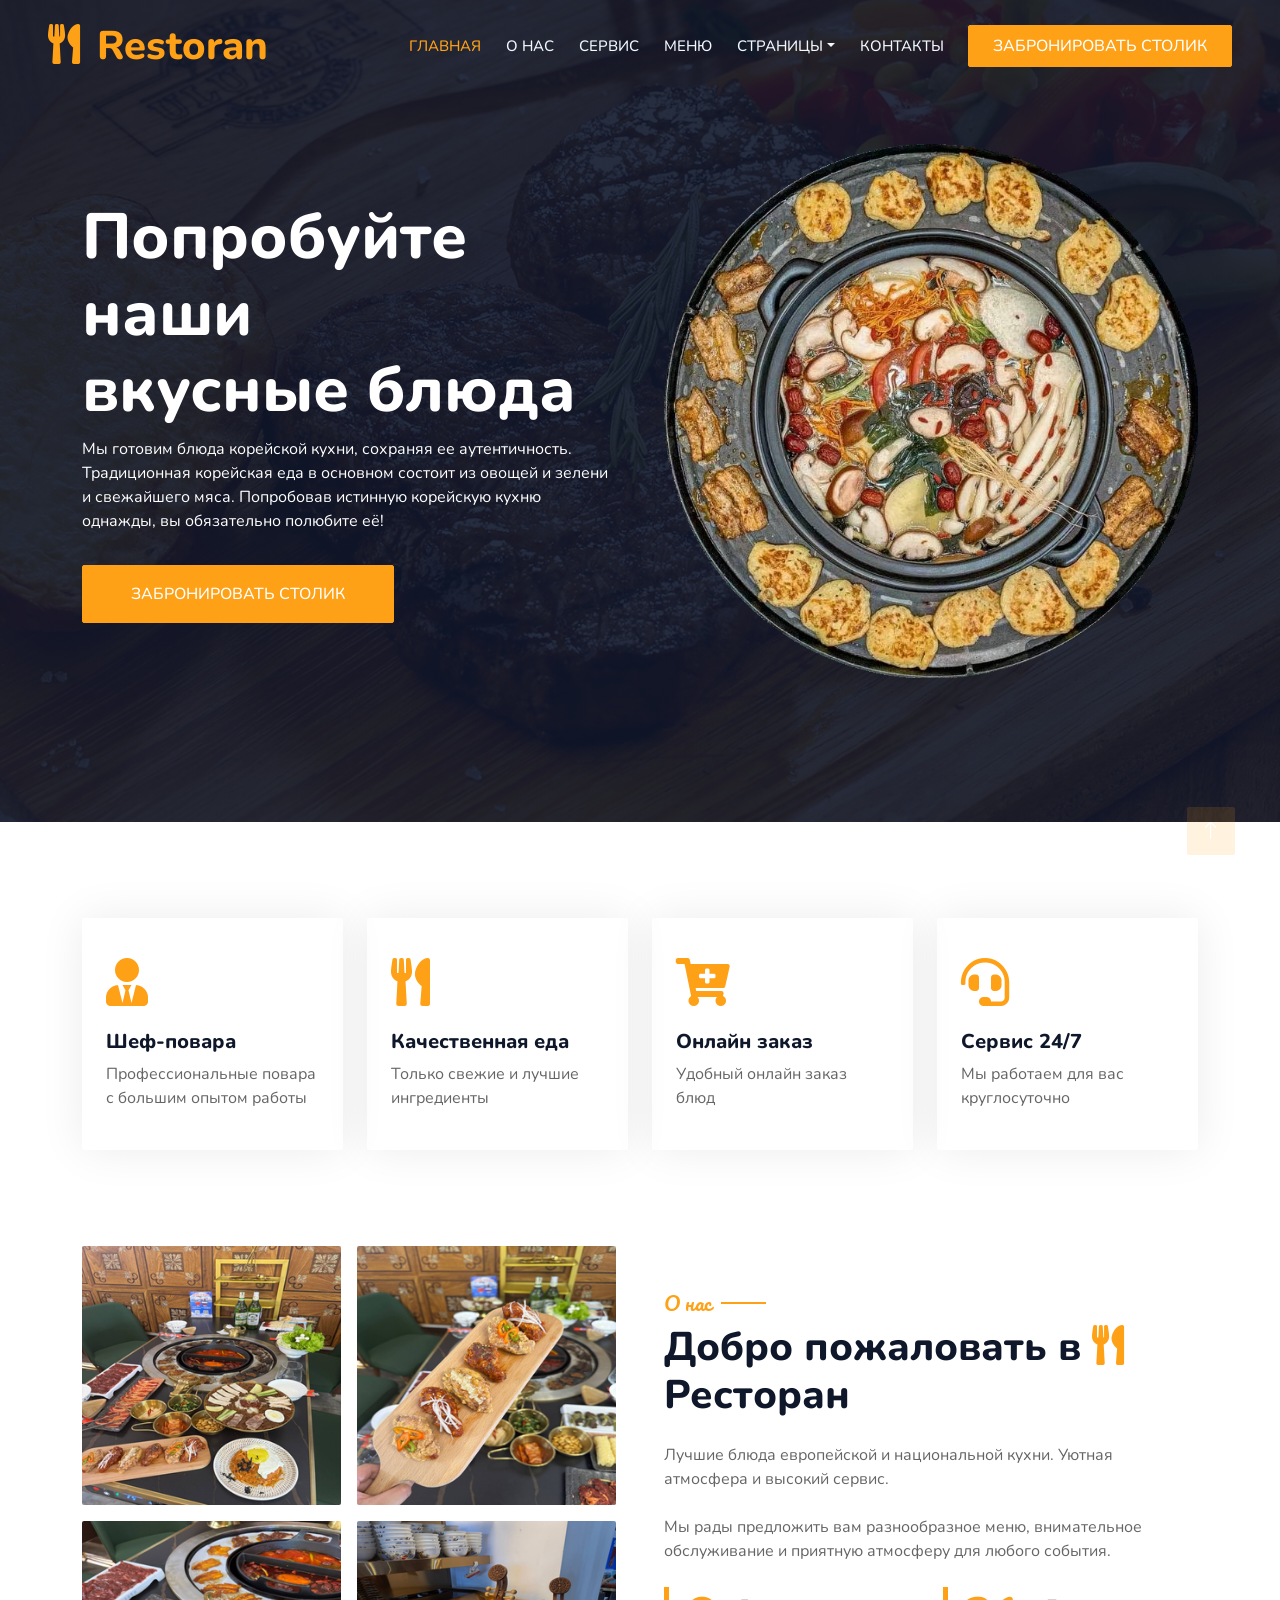
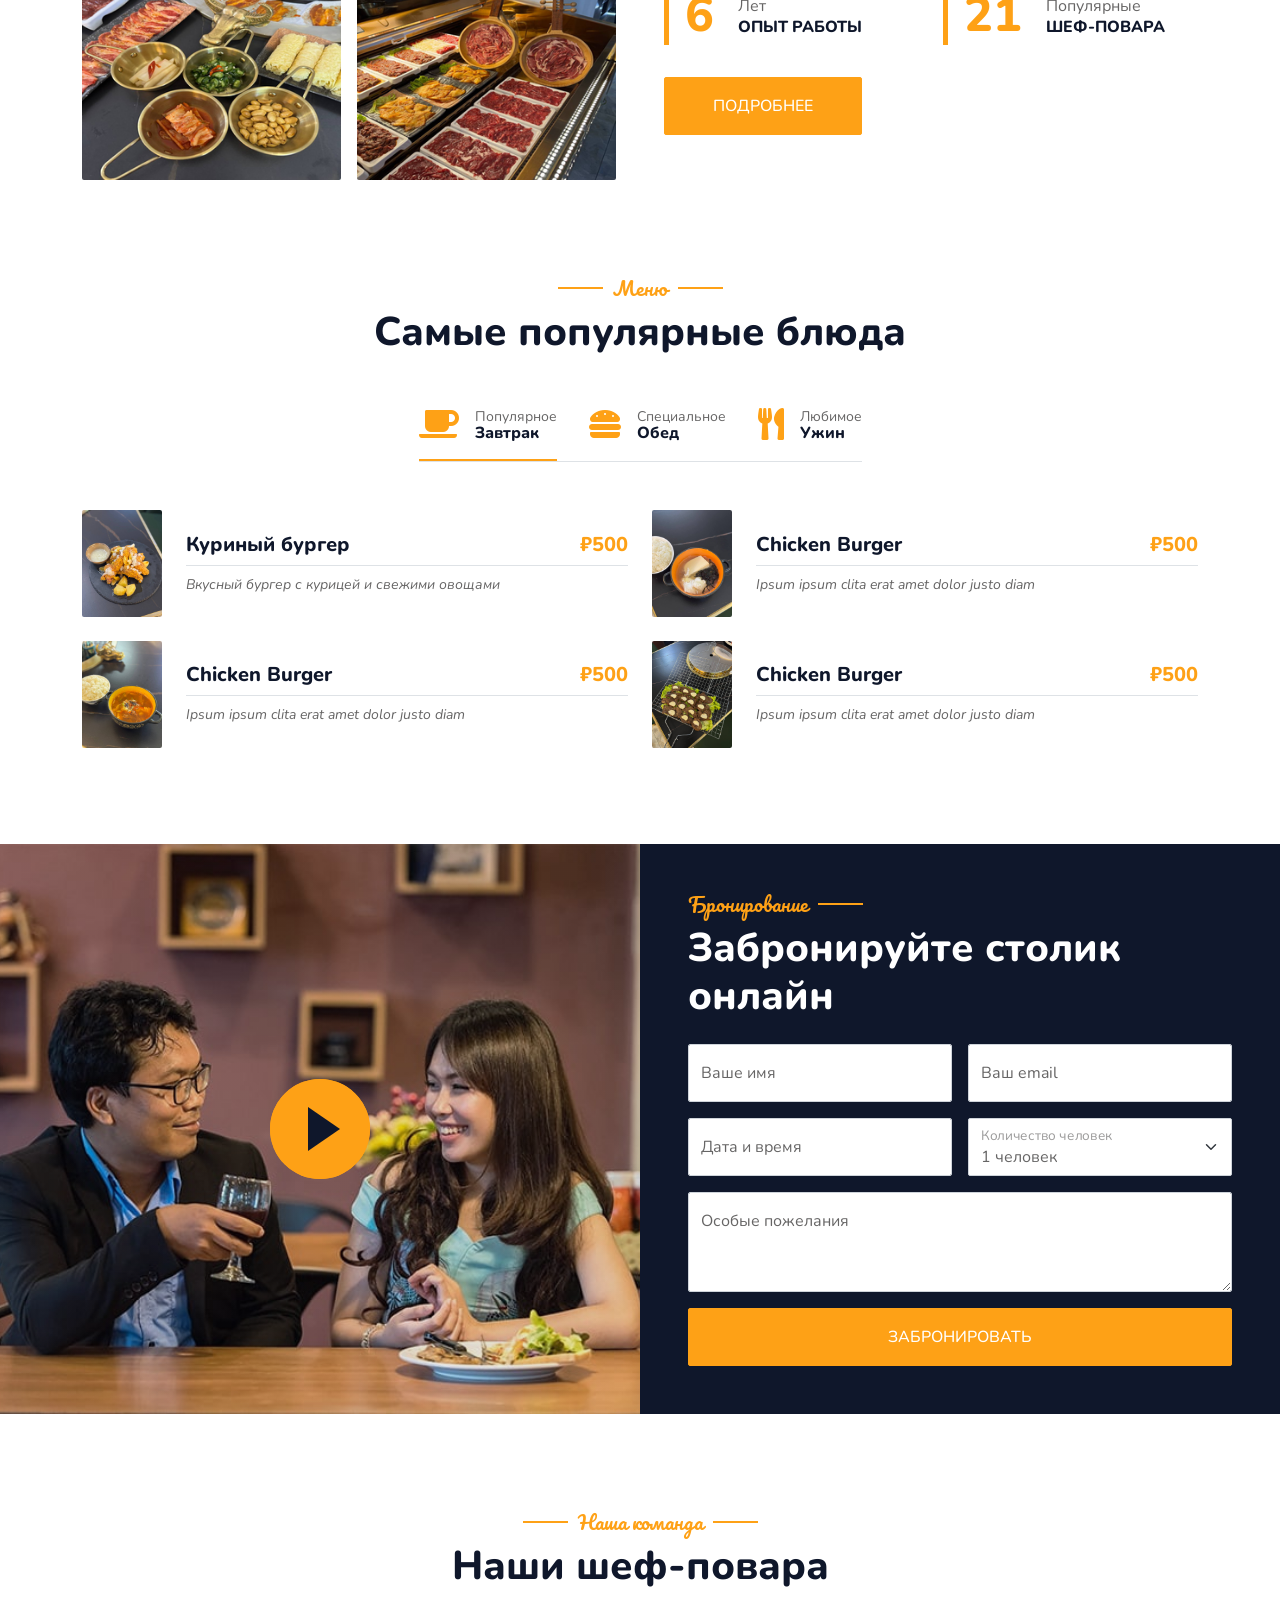
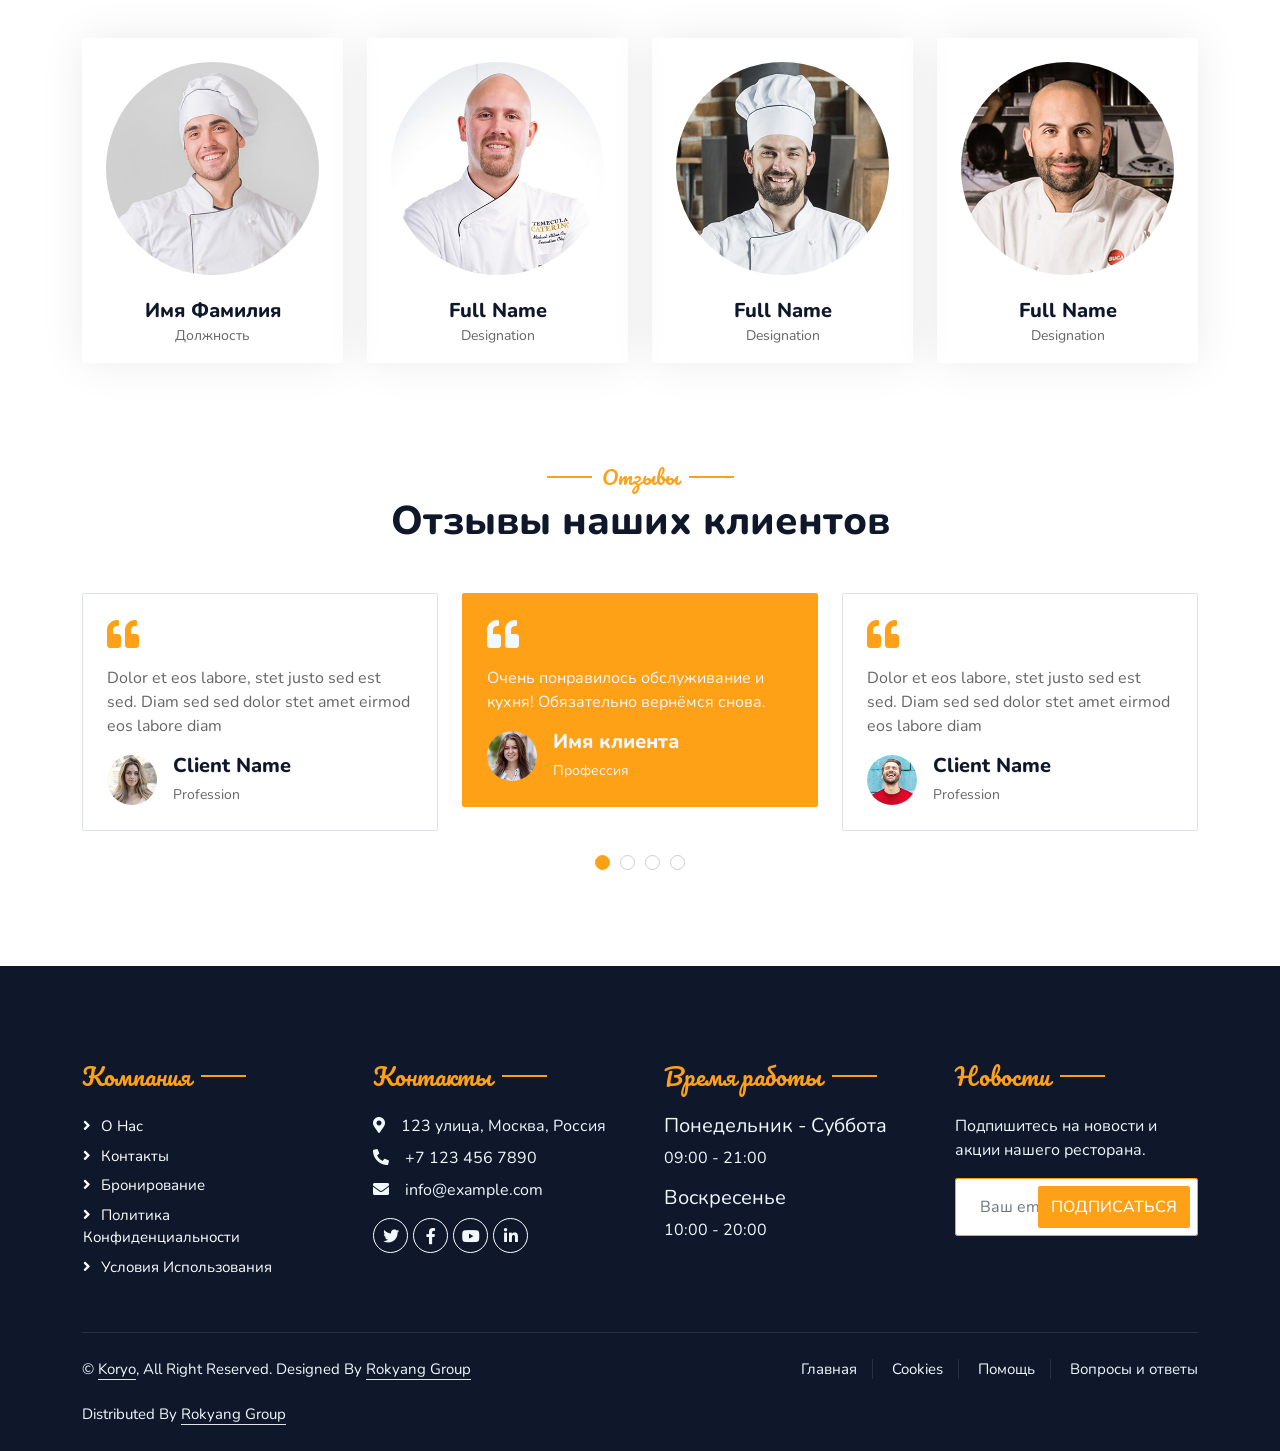
<file: index.html>
<!DOCTYPE html>
<html lang="ru">

<head>
    <meta charset="utf-8">
    <title>Ресторан - Шаблон ресторана на Bootstrap</title>
    <meta content="width=device-width, initial-scale=1.0" name="viewport">
    <meta content="" name="keywords">
    <meta content="" name="description">

    <!-- Favicon -->
    <link href="img/favicon.ico" rel="icon">

    <!-- Google Web Fonts -->
    <link rel="preconnect" href="https://fonts.googleapis.com">
    <link rel="preconnect" href="https://fonts.gstatic.com" crossorigin>
    <link href="https://fonts.googleapis.com/css2?family=Heebo:wght@400;500;600&family=Nunito:wght@600;700;800&family=Pacifico&display=swap" rel="stylesheet">

    <!-- Icon Font Stylesheet -->
    <link href="https://cdnjs.cloudflare.com/ajax/libs/font-awesome/5.10.0/css/all.min.css" rel="stylesheet">
    <link href="https://cdn.jsdelivr.net/npm/bootstrap-icons@1.4.1/font/bootstrap-icons.css" rel="stylesheet">

    <!-- Libraries Stylesheet -->
    <link href="lib/animate/animate.min.css" rel="stylesheet">
    <link href="lib/owlcarousel/assets/owl.carousel.min.css" rel="stylesheet">
    <link href="lib/tempusdominus/css/tempusdominus-bootstrap-4.min.css" rel="stylesheet" />

    <!-- Customized Bootstrap Stylesheet -->
    <link href="css/bootstrap.min.css" rel="stylesheet">

    <!-- Template Stylesheet -->
    <link href="css/style.css" rel="stylesheet">
</head>

<body>
    <div class="container-xxl bg-white p-0">
        <!-- Spinner Start -->
        <div id="spinner" class="show bg-white position-fixed translate-middle w-100 vh-100 top-50 start-50 d-flex align-items-center justify-content-center">
            <div class="spinner-border text-primary" style="width: 3rem; height: 3rem;" role="status">
                <span class="sr-only">Loading...</span>
            </div>
        </div>
        <!-- Spinner End -->


        <!-- Navbar & Hero Start -->
        <div class="container-xxl position-relative p-0">
            <nav class="navbar navbar-expand-lg navbar-dark bg-dark px-4 px-lg-5 py-3 py-lg-0">
                <a href="" class="navbar-brand p-0">
                    <h1 class="text-primary m-0"><i class="fa fa-utensils me-3"></i>Restoran</h1>
                    <!-- <img src="img/logo.png" alt="Logo"> -->
                </a>
                <button class="navbar-toggler" type="button" data-bs-toggle="collapse" data-bs-target="#navbarCollapse">
                    <span class="fa fa-bars"></span>
                </button>
                <div class="collapse navbar-collapse" id="navbarCollapse">
                    <div class="navbar-nav ms-auto py-0 pe-4">
                        <a href="index.html" class="nav-item nav-link active">Главная</a>
                        <a href="about.html" class="nav-item nav-link">О нас</a>
                        <a href="service.html" class="nav-item nav-link">Сервис</a>
                        <a href="menu.html" class="nav-item nav-link">Меню</a>
                        <div class="nav-item dropdown">
                            <a href="#" class="nav-link dropdown-toggle" data-bs-toggle="dropdown">Страницы</a>
                            <div class="dropdown-menu m-0">
                                <a href="booking.html" class="dropdown-item">Бронирование</a>
                                <a href="team.html" class="dropdown-item">Наша команда</a>
                                <a href="testimonial.html" class="dropdown-item">Отзывы</a>
                            </div>
                        </div>
                        <a href="contact.html" class="nav-item nav-link">Контакты</a>
                    </div>
                    <a href="" class="btn btn-primary py-2 px-4">Забронировать столик</a>
                </div>
            </nav>

            <div class="container-xxl py-5 bg-dark hero-header mb-5">
                <div class="container my-5 py-5">
                    <div class="row align-items-center g-5">
                        <div class="col-lg-6 text-center text-lg-start">
                            <h1 class="display-3 text-white animated slideInLeft">Попробуйте наши<br>вкусные блюда</h1>
                            <p class="text-white animated slideInLeft mb-4 pb-2">Мы готовим блюда корейской кухни, сохраняя ее аутентичность. Традиционная корейская еда в основном состоит из овощей и зелени и свежайшего мяса. Попробовав истинную корейскую кухню однажды, вы обязательно полюбите её!</p>
                            <a href="" class="btn btn-primary py-sm-3 px-sm-5 me-3 animated slideInLeft">Забронировать столик</a>
                        </div>
                        <div class="col-lg-6 text-center text-lg-end overflow-hidden">
                            <img class="img-fluid" src="img/hero.png" alt="">
                        </div>
                    </div>
                </div>
            </div>
        </div>
        <!-- Navbar & Hero End -->


        <!-- Service Start -->
        <div class="container-xxl py-5">
            <div class="container">
                <div class="row g-4">
                    <div class="col-lg-3 col-sm-6 wow fadeInUp" data-wow-delay="0.1s">
                        <div class="service-item rounded pt-3">
                            <div class="p-4">
                                <i class="fa fa-3x fa-user-tie text-primary mb-4"></i>
                                <h5>Шеф-повара</h5>
                                <p>Профессиональные повара с большим опытом работы</p>
                            </div>
                        </div>
                    </div>
                    <div class="col-lg-3 col-sm-6 wow fadeInUp" data-wow-delay="0.3s">
                        <div class="service-item rounded pt-3">
                            <div class="p-4">
                                <i class="fa fa-3x fa-utensils text-primary mb-4"></i>
                                <h5>Качественная еда</h5>
                                <p>Только свежие и лучшие ингредиенты</p>
                            </div>
                        </div>
                    </div>
                    <div class="col-lg-3 col-sm-6 wow fadeInUp" data-wow-delay="0.5s">
                        <div class="service-item rounded pt-3">
                            <div class="p-4">
                                <i class="fa fa-3x fa-cart-plus text-primary mb-4"></i>
                                <h5>Онлайн заказ</h5>
                                <p>Удобный онлайн заказ блюд</p>
                            </div>
                        </div>
                    </div>
                    <div class="col-lg-3 col-sm-6 wow fadeInUp" data-wow-delay="0.7s">
                        <div class="service-item rounded pt-3">
                            <div class="p-4">
                                <i class="fa fa-3x fa-headset text-primary mb-4"></i>
                                <h5>Сервис 24/7</h5>
                                <p>Мы работаем для вас круглосуточно</p>
                            </div>
                        </div>
                    </div>
                </div>
            </div>
        </div>
        <!-- Service End -->


        <!-- About Start -->
        <div class="container-xxl py-5">
            <div class="container">
                <div class="row g-5 align-items-center">
                    <div class="col-lg-6">
                        <div class="row g-3">
                            <div class="col-6 text-start">
                                <img class="img-fluid rounded w-100 wow zoomIn" data-wow-delay="0.1s" src="img/about-1.png">
                            </div>
                            <div class="col-6 text-start">
                                <img class="img-fluid rounded w-100 wow zoomIn" data-wow-delay="0.3s" src="img/about-2.png">
                            </div>
                            <div class="col-6 text-end">
                                <img class="img-fluid rounded w-100 wow zoomIn" data-wow-delay="0.5s" src="img/about-3.png">
                            </div>
                            <div class="col-6 text-end">
                                <img class="img-fluid rounded w-100 wow zoomIn" data-wow-delay="0.7s" src="img/about-4.png">
                            </div>
                        </div>
                    </div>
                    <div class="col-lg-6">
                        <h5 class="section-title ff-secondary text-start text-primary fw-normal">О нас</h5>
                        <h1 class="mb-4">Добро пожаловать в <i class="fa fa-utensils text-primary me-2"></i>Ресторан</h1>
                        <p class="mb-4">Лучшие блюда европейской и национальной кухни. Уютная атмосфера и высокий сервис.</p>
                        <p class="mb-4">Мы рады предложить вам разнообразное меню, внимательное обслуживание и приятную атмосферу для любого события.</p>
                        <div class="row g-4 mb-4">
                            <div class="col-sm-6">
                                <div class="d-flex align-items-center border-start border-5 border-primary px-3">
                                    <h1 class="flex-shrink-0 display-5 text-primary mb-0" data-toggle="counter-up">15</h1>
                                    <div class="ps-4">
                                        <p class="mb-0">Лет</p>
                                        <h6 class="text-uppercase mb-0">Опыт работы</h6>
                                    </div>
                                </div>
                            </div>
                            <div class="col-sm-6">
                                <div class="d-flex align-items-center border-start border-5 border-primary px-3">
                                    <h1 class="flex-shrink-0 display-5 text-primary mb-0" data-toggle="counter-up">50</h1>
                                    <div class="ps-4">
                                        <p class="mb-0">Популярные</p>
                                        <h6 class="text-uppercase mb-0">Шеф-повара</h6>
                                    </div>
                                </div>
                            </div>
                        </div>
                        <a class="btn btn-primary py-3 px-5 mt-2" href="">Подробнее</a>
                    </div>
                </div>
            </div>
        </div>
        <!-- About End -->


        <!-- Menu Start -->
        <div class="container-xxl py-5">
            <div class="container">
                <div class="text-center wow fadeInUp" data-wow-delay="0.1s">
                    <h5 class="section-title ff-secondary text-center text-primary fw-normal">Меню</h5>
                    <h1 class="mb-5">Самые популярные блюда</h1>
                </div>
                <div class="tab-class text-center wow fadeInUp" data-wow-delay="0.1s">
                    <ul class="nav nav-pills d-inline-flex justify-content-center border-bottom mb-5">
                        <li class="nav-item">
                            <a class="d-flex align-items-center text-start mx-3 ms-0 pb-3 active" data-bs-toggle="pill" href="#tab-1">
                                <i class="fa fa-coffee fa-2x text-primary"></i>
                                <div class="ps-3">
                                    <small class="text-body">Популярное</small>
                                    <h6 class="mt-n1 mb-0">Завтрак</h6>
                                </div>
                            </a>
                        </li>
                        <li class="nav-item">
                            <a class="d-flex align-items-center text-start mx-3 pb-3" data-bs-toggle="pill" href="#tab-2">
                                <i class="fa fa-hamburger fa-2x text-primary"></i>
                                <div class="ps-3">
                                    <small class="text-body">Специальное</small>
                                    <h6 class="mt-n1 mb-0">Обед</h6>
                                </div>
                            </a>
                        </li>
                        <li class="nav-item">
                            <a class="d-flex align-items-center text-start mx-3 me-0 pb-3" data-bs-toggle="pill" href="#tab-3">
                                <i class="fa fa-utensils fa-2x text-primary"></i>
                                <div class="ps-3">
                                    <small class="text-body">Любимое</small>
                                    <h6 class="mt-n1 mb-0">Ужин</h6>
                                </div>
                            </a>
                        </li>
                    </ul>
                    <div class="tab-content">
                        <div id="tab-1" class="tab-pane fade show p-0 active">
                            <div class="row g-4">
                                <div class="col-lg-6">
                                    <div class="d-flex align-items-center">
                                        <img class="flex-shrink-0 img-fluid rounded" src="img/menu-1.png" alt="" style="width: 80px;">
                                        <div class="w-100 d-flex flex-column text-start ps-4">
                                            <h5 class="d-flex justify-content-between border-bottom pb-2">
                                                <span>Куриный бургер</span>
                                                <span class="text-primary">₽500</span>
                                            </h5>
                                            <small class="fst-italic">Вкусный бургер с курицей и свежими овощами</small>
                                        </div>
                                    </div>
                                </div>
                                <div class="col-lg-6">
                                    <div class="d-flex align-items-center">
                                        <img class="flex-shrink-0 img-fluid rounded" src="img/menu-2.png" alt="" style="width: 80px;">
                                        <div class="w-100 d-flex flex-column text-start ps-4">
                                            <h5 class="d-flex justify-content-between border-bottom pb-2">
                                                <span>Chicken Burger</span>
                                                <span class="text-primary">₽500</span>
                                            </h5>
                                            <small class="fst-italic">Ipsum ipsum clita erat amet dolor justo diam</small>
                                        </div>
                                    </div>
                                </div>
                                <div class="col-lg-6">
                                    <div class="d-flex align-items-center">
                                        <img class="flex-shrink-0 img-fluid rounded" src="img/menu-3.png" alt="" style="width: 80px;">
                                        <div class="w-100 d-flex flex-column text-start ps-4">
                                            <h5 class="d-flex justify-content-between border-bottom pb-2">
                                                <span>Chicken Burger</span>
                                                <span class="text-primary">₽500</span>
                                            </h5>
                                            <small class="fst-italic">Ipsum ipsum clita erat amet dolor justo diam</small>
                                        </div>
                                    </div>
                                </div>
                                <div class="col-lg-6">
                                    <div class="d-flex align-items-center">
                                        <img class="flex-shrink-0 img-fluid rounded" src="img/menu-4.png" alt="" style="width: 80px;">
                                        <div class="w-100 d-flex flex-column text-start ps-4">
                                            <h5 class="d-flex justify-content-between border-bottom pb-2">
                                                <span>Chicken Burger</span>
                                                <span class="text-primary">₽500</span>
                                            </h5>
                                            <small class="fst-italic">Ipsum ipsum clita erat amet dolor justo diam</small>
                                        </div>
                                    </div>
                                </div>
                            </div>
                        </div>
                        <div id="tab-2" class="tab-pane fade show p-0">
                            <div class="row g-4">
                                <div class="col-lg-6">
                                    <div class="d-flex align-items-center">
                                        <img class="flex-shrink-0 img-fluid rounded" src="img/menu-1.png" alt="" style="width: 80px;">
                                        <div class="w-100 d-flex flex-column text-start ps-4">
                                            <h5 class="d-flex justify-content-between border-bottom pb-2">
                                                <span>Chicken Burger</span>
                                                <span class="text-primary">₽500</span>
                                            </h5>
                                            <small class="fst-italic">Ipsum ipsum clita erat amet dolor justo diam</small>
                                        </div>
                                    </div>
                                </div>
                                <div class="col-lg-6">
                                    <div class="d-flex align-items-center">
                                        <img class="flex-shrink-0 img-fluid rounded" src="img/menu-2.png" alt="" style="width: 80px;">
                                        <div class="w-100 d-flex flex-column text-start ps-4">
                                            <h5 class="d-flex justify-content-between border-bottom pb-2">
                                                <span>Chicken Burger</span>
                                                <span class="text-primary">₽500</span>
                                            </h5>
                                            <small class="fst-italic">Ipsum ipsum clita erat amet dolor justo diam</small>
                                        </div>
                                    </div>
                                </div>
                                <div class="col-lg-6">
                                    <div class="d-flex align-items-center">
                                        <img class="flex-shrink-0 img-fluid rounded" src="img/menu-3.png" alt="" style="width: 80px;">
                                        <div class="w-100 d-flex flex-column text-start ps-4">
                                            <h5 class="d-flex justify-content-between border-bottom pb-2">
                                                <span>Chicken Burger</span>
                                                <span class="text-primary">₽500</span>
                                            </h5>
                                            <small class="fst-italic">Ipsum ipsum clita erat amet dolor justo diam</small>
                                        </div>
                                    </div>
                                </div>
                                <div class="col-lg-6">
                                    <div class="d-flex align-items-center">
                                        <img class="flex-shrink-0 img-fluid rounded" src="img/menu-4.png" alt="" style="width: 80px;">
                                        <div class="w-100 d-flex flex-column text-start ps-4">
                                            <h5 class="d-flex justify-content-between border-bottom pb-2">
                                                <span>Chicken Burger</span>
                                                <span class="text-primary">₽500</span>
                                            </h5>
                                            <small class="fst-italic">Ipsum ipsum clita erat amet dolor justo diam</small>
                                        </div>
                                    </div>
                                </div>
                            </div>
                        </div>
                        <div id="tab-3" class="tab-pane fade show p-0">
                            <div class="row g-4">
                                <div class="col-lg-6">
                                    <div class="d-flex align-items-center">
                                        <img class="flex-shrink-0 img-fluid rounded" src="img/menu-1.png" alt="" style="width: 80px;">
                                        <div class="w-100 d-flex flex-column text-start ps-4">
                                            <h5 class="d-flex justify-content-between border-bottom pb-2">
                                                <span>Chicken Burger</span>
                                                <span class="text-primary">₽500</span>
                                            </h5>
                                            <small class="fst-italic">Ipsum ipsum clita erat amet dolor justo diam</small>
                                        </div>
                                    </div>
                                </div>
                                <div class="col-lg-6">
                                    <div class="d-flex align-items-center">
                                        <img class="flex-shrink-0 img-fluid rounded" src="img/menu-2.png" alt="" style="width: 80px;">
                                        <div class="w-100 d-flex flex-column text-start ps-4">
                                            <h5 class="d-flex justify-content-between border-bottom pb-2">
                                                <span>Chicken Burger</span>
                                                <span class="text-primary">₽500</span>
                                            </h5>
                                            <small class="fst-italic">Ipsum ipsum clita erat amet dolor justo diam</small>
                                        </div>
                                    </div>
                                </div>
                                <div class="col-lg-6">
                                    <div class="d-flex align-items-center">
                                        <img class="flex-shrink-0 img-fluid rounded" src="img/menu-3.png" alt="" style="width: 80px;">
                                        <div class="w-100 d-flex flex-column text-start ps-4">
                                            <h5 class="d-flex justify-content-between border-bottom pb-2">
                                                <span>Chicken Burger</span>
                                                <span class="text-primary">₽500</span>
                                            </h5>
                                            <small class="fst-italic">Ipsum ipsum clita erat amet dolor justo diam</small>
                                        </div>
                                    </div>
                                </div>
                                <div class="col-lg-6">
                                    <div class="d-flex align-items-center">
                                        <img class="flex-shrink-0 img-fluid rounded" src="img/menu-4.png" alt="" style="width: 80px;">
                                        <div class="w-100 d-flex flex-column text-start ps-4">
                                            <h5 class="d-flex justify-content-between border-bottom pb-2">
                                                <span>Chicken Burger</span>
                                                <span class="text-primary">₽500</span>
                                            </h5>
                                            <small class="fst-italic">Ipsum ipsum clita erat amet dolor justo diam</small>
                                        </div>
                                    </div>
                                </div>
                            </div>
                        </div>
                    </div>
                </div>
            </div>
        </div>
        <!-- Menu End -->


        <!-- Reservation Start -->
        <div class="container-xxl py-5 px-0 wow fadeInUp" data-wow-delay="0.1s">
            <div class="row g-0">
                <div class="col-md-6">
                    <div class="video">
                        <button type="button" class="btn-play" data-bs-toggle="modal" data-src="https://www.youtube.com/embed/DWRcNpR6Kdc" data-bs-target="#videoModal">
                            <span></span>
                        </button>
                    </div>
                </div>
                <div class="col-md-6 bg-dark d-flex align-items-center">
                    <div class="p-5 wow fadeInUp" data-wow-delay="0.2s">
                        <h5 class="section-title ff-secondary text-start text-primary fw-normal">Бронирование</h5>
                        <h1 class="text-white mb-4">Забронируйте столик онлайн</h1>
                        <form>
                            <div class="row g-3">
                                <div class="col-md-6">
                                    <div class="form-floating">
                                        <input type="text" class="form-control" id="name" placeholder="Ваше имя">
                                        <label for="name">Ваше имя</label>
                                    </div>
                                </div>
                                <div class="col-md-6">
                                    <div class="form-floating">
                                        <input type="email" class="form-control" id="email" placeholder="Ваш email">
                                        <label for="email">Ваш email</label>
                                    </div>
                                </div>
                                <div class="col-md-6">
                                    <div class="form-floating date" id="date3" data-target-input="nearest">
                                        <input type="text" class="form-control datetimepicker-input" id="datetime" placeholder="Дата и время" data-target="#date3" data-toggle="datetimepicker" />
                                        <label for="datetime">Дата и время</label>
                                    </div>
                                </div>
                                <div class="col-md-6">
                                    <div class="form-floating">
                                        <select class="form-select" id="select1">
                                          <option value="1">1 человек</option>
                                          <option value="2">2 человека</option>
                                          <option value="3">3 человека</option>
                                        </select>
                                        <label for="select1">Количество человек</label>
                                      </div>
                                </div>
                                <div class="col-12">
                                    <div class="form-floating">
                                        <textarea class="form-control" placeholder="Особые пожелания" id="message" style="height: 100px"></textarea>
                                        <label for="message">Особые пожелания</label>
                                    </div>
                                </div>
                                <div class="col-12">
                                    <button class="btn btn-primary w-100 py-3" type="submit">Забронировать</button>
                                </div>
                            </div>
                        </form>
                    </div>
                </div>
            </div>
        </div>

        <div class="modal fade" id="videoModal" tabindex="-1" aria-labelledby="exampleModalLabel" aria-hidden="true">
            <div class="modal-dialog">
                <div class="modal-content rounded-0">
                    <div class="modal-header">
                        <h5 class="modal-title" id="exampleModalLabel">Видео с YouTube</h5>
                        <button type="button" class="btn-close" data-bs-dismiss="modal" aria-label="Close"></button>
                    </div>
                    <div class="modal-body">
                        <!-- 16:9 aspect ratio -->
                        <div class="ratio ratio-16x9">
                            <iframe class="embed-responsive-item" src="" id="video" allowfullscreen allowscriptaccess="always"
                                allow="autoplay"></iframe>
                        </div>
                    </div>
                </div>
            </div>
        </div>
        <!-- Reservation Start -->


        <!-- Team Start -->
        <div class="container-xxl pt-5 pb-3">
            <div class="container">
                <div class="text-center wow fadeInUp" data-wow-delay="0.1s">
                    <h5 class="section-title ff-secondary text-center text-primary fw-normal">Наша команда</h5>
                    <h1 class="mb-5">Наши шеф-повара</h1>
                </div>
                <div class="row g-4">
                    <div class="col-lg-3 col-md-6 wow fadeInUp" data-wow-delay="0.1s">
                        <div class="team-item text-center rounded overflow-hidden">
                            <div class="rounded-circle overflow-hidden m-4">
                                <img class="img-fluid" src="img/team-1.jpg" alt="">
                            </div>
                            <h5 class="mb-0">Имя Фамилия</h5>
                            <small>Должность</small>
                            <div class="d-flex justify-content-center mt-3">
                                <a class="btn btn-square btn-primary mx-1" href=""><i class="fab fa-facebook-f"></i></a>
                                <a class="btn btn-square btn-primary mx-1" href=""><i class="fab fa-twitter"></i></a>
                                <a class="btn btn-square btn-primary mx-1" href=""><i class="fab fa-instagram"></i></a>
                            </div>
                        </div>
                    </div>
                    <div class="col-lg-3 col-md-6 wow fadeInUp" data-wow-delay="0.3s">
                        <div class="team-item text-center rounded overflow-hidden">
                            <div class="rounded-circle overflow-hidden m-4">
                                <img class="img-fluid" src="img/team-2.jpg" alt="">
                            </div>
                            <h5 class="mb-0">Full Name</h5>
                            <small>Designation</small>
                            <div class="d-flex justify-content-center mt-3">
                                <a class="btn btn-square btn-primary mx-1" href=""><i class="fab fa-facebook-f"></i></a>
                                <a class="btn btn-square btn-primary mx-1" href=""><i class="fab fa-twitter"></i></a>
                                <a class="btn btn-square btn-primary mx-1" href=""><i class="fab fa-instagram"></i></a>
                            </div>
                        </div>
                    </div>
                    <div class="col-lg-3 col-md-6 wow fadeInUp" data-wow-delay="0.5s">
                        <div class="team-item text-center rounded overflow-hidden">
                            <div class="rounded-circle overflow-hidden m-4">
                                <img class="img-fluid" src="img/team-3.jpg" alt="">
                            </div>
                            <h5 class="mb-0">Full Name</h5>
                            <small>Designation</small>
                            <div class="d-flex justify-content-center mt-3">
                                <a class="btn btn-square btn-primary mx-1" href=""><i class="fab fa-facebook-f"></i></a>
                                <a class="btn btn-square btn-primary mx-1" href=""><i class="fab fa-twitter"></i></a>
                                <a class="btn btn-square btn-primary mx-1" href=""><i class="fab fa-instagram"></i></a>
                            </div>
                        </div>
                    </div>
                    <div class="col-lg-3 col-md-6 wow fadeInUp" data-wow-delay="0.7s">
                        <div class="team-item text-center rounded overflow-hidden">
                            <div class="rounded-circle overflow-hidden m-4">
                                <img class="img-fluid" src="img/team-4.jpg" alt="">
                            </div>
                            <h5 class="mb-0">Full Name</h5>
                            <small>Designation</small>
                            <div class="d-flex justify-content-center mt-3">
                                <a class="btn btn-square btn-primary mx-1" href=""><i class="fab fa-facebook-f"></i></a>
                                <a class="btn btn-square btn-primary mx-1" href=""><i class="fab fa-twitter"></i></a>
                                <a class="btn btn-square btn-primary mx-1" href=""><i class="fab fa-instagram"></i></a>
                            </div>
                        </div>
                    </div>
                </div>
            </div>
        </div>
        <!-- Team End -->


        <!-- Testimonial Start -->
        <div class="container-xxl py-5 wow fadeInUp" data-wow-delay="0.1s">
            <div class="container">
                <div class="text-center">
                    <h5 class="section-title ff-secondary text-center text-primary fw-normal">Отзывы</h5>
                    <h1 class="mb-5">Отзывы наших клиентов</h1>
                </div>
                <div class="owl-carousel testimonial-carousel">
                    <div class="testimonial-item bg-transparent border rounded p-4">
                        <i class="fa fa-quote-left fa-2x text-primary mb-3"></i>
                        <p>Очень понравилось обслуживание и кухня! Обязательно вернёмся снова.</p>
                        <div class="d-flex align-items-center">
                            <img class="img-fluid flex-shrink-0 rounded-circle" src="img/testimonial-1.jpg" style="width: 50px; height: 50px;">
                            <div class="ps-3">
                                <h5 class="mb-1">Имя клиента</h5>
                                <small>Профессия</small>
                            </div>
                        </div>
                    </div>
                    <div class="testimonial-item bg-transparent border rounded p-4">
                        <i class="fa fa-quote-left fa-2x text-primary mb-3"></i>
                        <p>Dolor et eos labore, stet justo sed est sed. Diam sed sed dolor stet amet eirmod eos labore diam</p>
                        <div class="d-flex align-items-center">
                            <img class="img-fluid flex-shrink-0 rounded-circle" src="img/testimonial-2.jpg" style="width: 50px; height: 50px;">
                            <div class="ps-3">
                                <h5 class="mb-1">Client Name</h5>
                                <small>Profession</small>
                            </div>
                        </div>
                    </div>
                    <div class="testimonial-item bg-transparent border rounded p-4">
                        <i class="fa fa-quote-left fa-2x text-primary mb-3"></i>
                        <p>Dolor et eos labore, stet justo sed est sed. Diam sed sed dolor stet amet eirmod eos labore diam</p>
                        <div class="d-flex align-items-center">
                            <img class="img-fluid flex-shrink-0 rounded-circle" src="img/testimonial-3.jpg" style="width: 50px; height: 50px;">
                            <div class="ps-3">
                                <h5 class="mb-1">Client Name</h5>
                                <small>Profession</small>
                            </div>
                        </div>
                    </div>
                    <div class="testimonial-item bg-transparent border rounded p-4">
                        <i class="fa fa-quote-left fa-2x text-primary mb-3"></i>
                        <p>Dolor et eos labore, stet justo sed est sed. Diam sed sed dolor stet amet eirmod eos labore diam</p>
                        <div class="d-flex align-items-center">
                            <img class="img-fluid flex-shrink-0 rounded-circle" src="img/testimonial-4.jpg" style="width: 50px; height: 50px;">
                            <div class="ps-3">
                                <h5 class="mb-1">Client Name</h5>
                                <small>Profession</small>
                            </div>
                        </div>
                    </div>
                </div>
            </div>
        </div>
        <!-- Testimonial End -->
        

        <!-- Footer Start -->
        <div class="container-fluid bg-dark text-light footer pt-5 mt-5 wow fadeIn" data-wow-delay="0.1s">
            <div class="container py-5">
                <div class="row g-5">
                    <div class="col-lg-3 col-md-6">
                        <h4 class="section-title ff-secondary text-start text-primary fw-normal mb-4">Компания</h4>
                        <a class="btn btn-link" href="">О нас</a>
                        <a class="btn btn-link" href="">Контакты</a>
                        <a class="btn btn-link" href="">Бронирование</a>
                        <a class="btn btn-link" href="">Политика конфиденциальности</a>
                        <a class="btn btn-link" href="">Условия использования</a>
                    </div>
                    <div class="col-lg-3 col-md-6">
                        <h4 class="section-title ff-secondary text-start text-primary fw-normal mb-4">Контакты</h4>
                        <p class="mb-2"><i class="fa fa-map-marker-alt me-3"></i>123 улица, Москва, Россия</p>
                        <p class="mb-2"><i class="fa fa-phone-alt me-3"></i>+7 123 456 7890</p>
                        <p class="mb-2"><i class="fa fa-envelope me-3"></i>info@example.com</p>
                        <div class="d-flex pt-2">
                            <a class="btn btn-outline-light btn-social" href=""><i class="fab fa-twitter"></i></a>
                            <a class="btn btn-outline-light btn-social" href=""><i class="fab fa-facebook-f"></i></a>
                            <a class="btn btn-outline-light btn-social" href=""><i class="fab fa-youtube"></i></a>
                            <a class="btn btn-outline-light btn-social" href=""><i class="fab fa-linkedin-in"></i></a>
                        </div>
                    </div>
                    <div class="col-lg-3 col-md-6">
                        <h4 class="section-title ff-secondary text-start text-primary fw-normal mb-4">Время работы</h4>
                        <h5 class="text-light fw-normal">Понедельник - Суббота</h5>
                        <p>09:00 - 21:00</p>
                        <h5 class="text-light fw-normal">Воскресенье</h5>
                        <p>10:00 - 20:00</p>
                    </div>
                    <div class="col-lg-3 col-md-6">
                        <h4 class="section-title ff-secondary text-start text-primary fw-normal mb-4">Новости</h4>
                        <p>Подпишитесь на новости и акции нашего ресторана.</p>
                        <div class="position-relative mx-auto" style="max-width: 400px;">
                            <input class="form-control border-primary w-100 py-3 ps-4 pe-5" type="text" placeholder="Ваш email">
                            <button type="button" class="btn btn-primary py-2 position-absolute top-0 end-0 mt-2 me-2">Подписаться</button>
                        </div>
                    </div>
                </div>
            </div>
            <div class="container">
                <div class="copyright">
                    <div class="row">
                        <div class="col-md-6 text-center text-md-start mb-3 mb-md-0">
                            &copy; <a class="border-bottom" href="#">Koryo</a>, All Right Reserved. 
							
							<!--/*** This template is free as long as you keep the footer author’s credit link/attribution link/backlink. If you'd like to use the template without the footer author’s credit link/attribution link/backlink, you can purchase the Credit Removal License from "https://htmlcodex.com/credit-removal". Thank you for your support. ***/-->
							Designed By <a class="border-bottom" href="https://htmlcodex.com">Rokyang Group</a><br><br>
                            Distributed By <a class="border-bottom" href="https://themewagon.com" target="_blank">Rokyang Group</a>
                        </div>
                        <div class="col-md-6 text-center text-md-end">
                            <div class="footer-menu">
                                <a href="">Главная</a>
                                <a href="">Cookies</a>
                                <a href="">Помощь</a>
                                <a href="">Вопросы и ответы</a>
                            </div>
                        </div>
                    </div>
                </div>
            </div>
        </div>
        <!-- Footer End -->


        <!-- Back to Top -->
        <a href="#" class="btn btn-lg btn-primary btn-lg-square back-to-top"><i class="bi bi-arrow-up"></i></a>
    </div>

    <!-- JavaScript Libraries -->
    <script src="https://code.jquery.com/jquery-3.4.1.min.js"></script>
    <script src="https://cdn.jsdelivr.net/npm/bootstrap@5.0.0/dist/js/bootstrap.bundle.min.js"></script>
    <script src="lib/wow/wow.min.js"></script>
    <script src="lib/easing/easing.min.js"></script>
    <script src="lib/waypoints/waypoints.min.js"></script>
    <script src="lib/counterup/counterup.min.js"></script>
    <script src="lib/owlcarousel/owl.carousel.min.js"></script>
    <script src="lib/tempusdominus/js/moment.min.js"></script>
    <script src="lib/tempusdominus/js/moment-timezone.min.js"></script>
    <script src="lib/tempusdominus/js/tempusdominus-bootstrap-4.min.js"></script>

    <!-- Template Javascript -->
    <script src="js/main.js"></script>
</body>

</html>
</file>
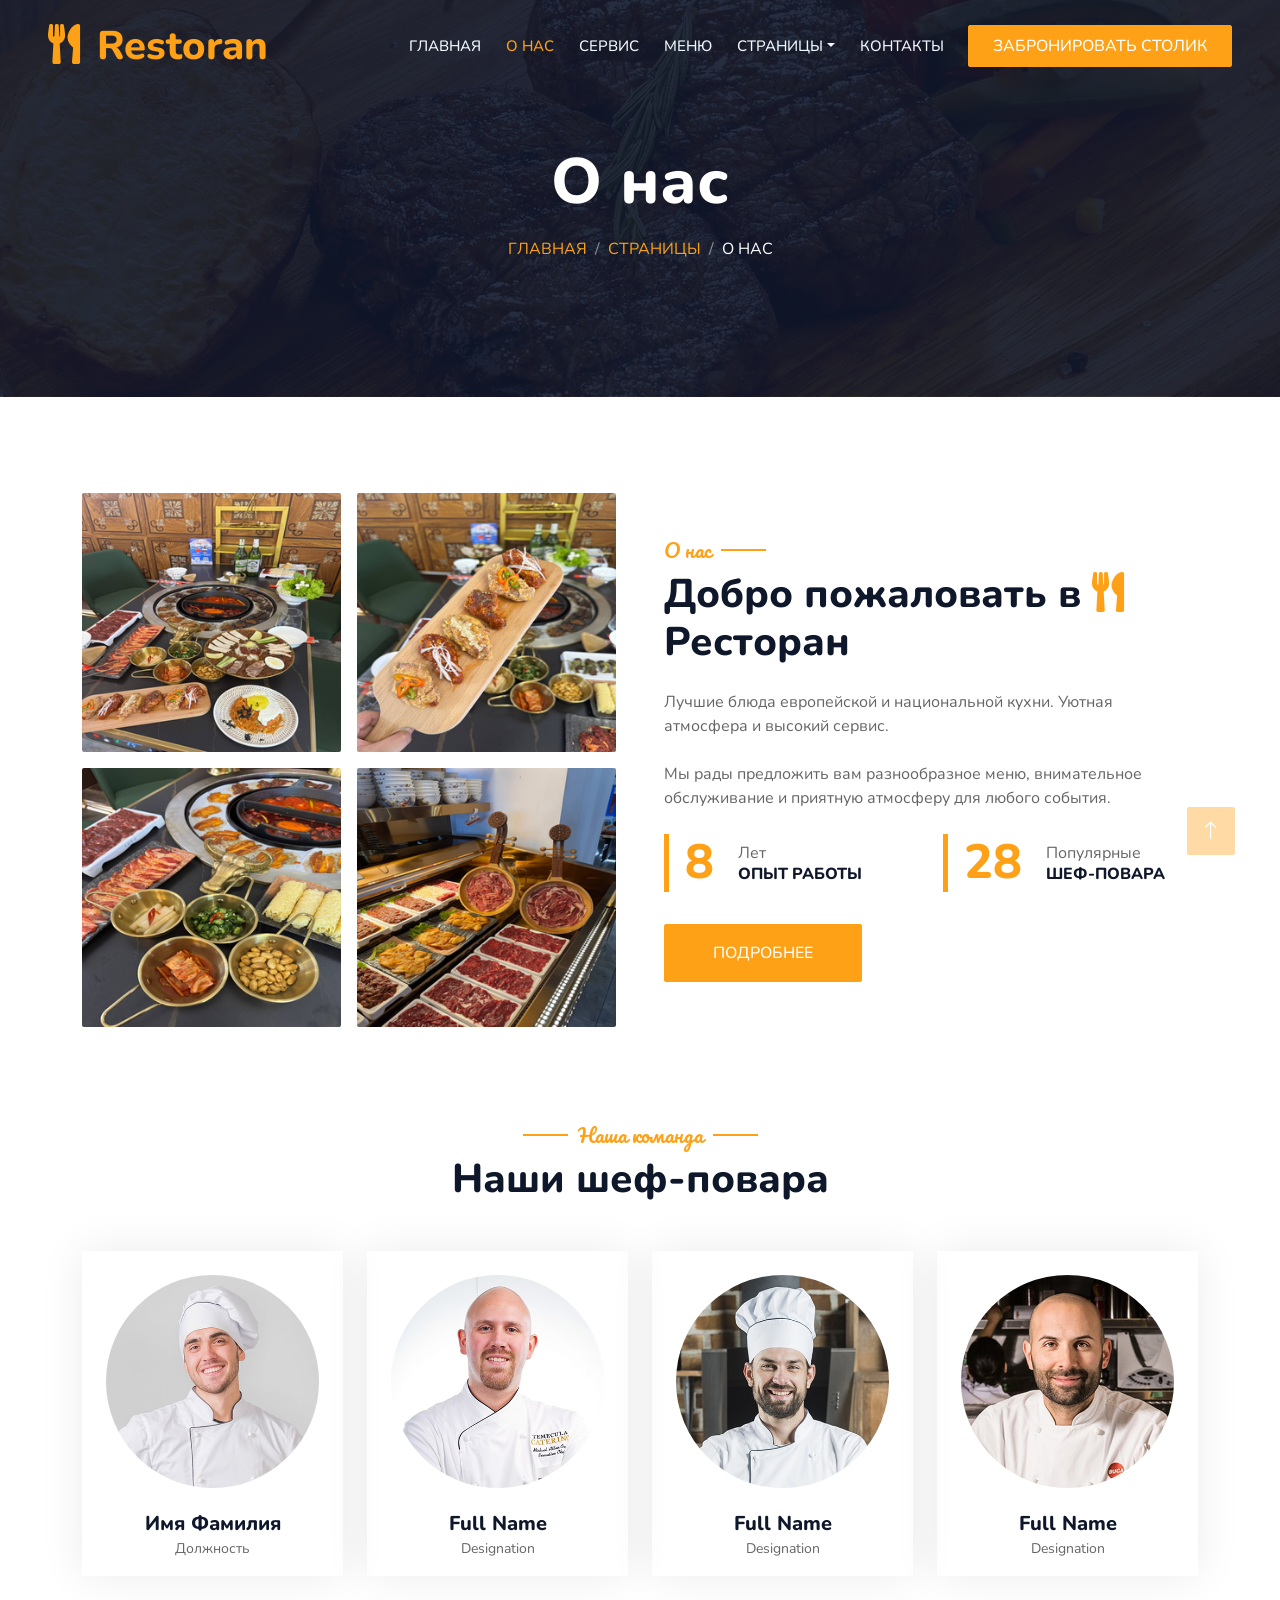
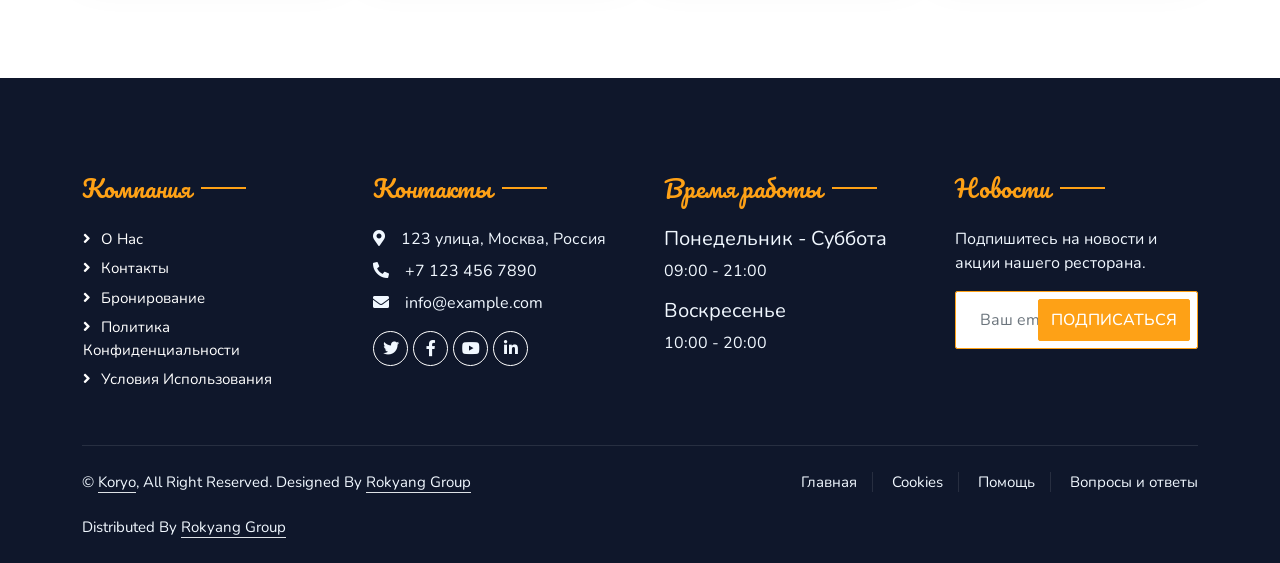
<file: about.html>
<!DOCTYPE html>
<html lang="ru">

<head>
    <meta charset="utf-8">
    <title>Ресторан - О нас</title>
    <meta content="width=device-width, initial-scale=1.0" name="viewport">
    <meta content="" name="keywords">
    <meta content="" name="description">

    <!-- Favicon -->
    <link href="img/favicon.ico" rel="icon">

    <!-- Google Web Fonts -->
    <link rel="preconnect" href="https://fonts.googleapis.com">
    <link rel="preconnect" href="https://fonts.gstatic.com" crossorigin>
    <link href="https://fonts.googleapis.com/css2?family=Heebo:wght@400;500;600&family=Nunito:wght@600;700;800&family=Pacifico&display=swap" rel="stylesheet">

    <!-- Icon Font Stylesheet -->
    <link href="https://cdnjs.cloudflare.com/ajax/libs/font-awesome/5.10.0/css/all.min.css" rel="stylesheet">
    <link href="https://cdn.jsdelivr.net/npm/bootstrap-icons@1.4.1/font/bootstrap-icons.css" rel="stylesheet">

    <!-- Libraries Stylesheet -->
    <link href="lib/animate/animate.min.css" rel="stylesheet">
    <link href="lib/owlcarousel/assets/owl.carousel.min.css" rel="stylesheet">
    <link href="lib/tempusdominus/css/tempusdominus-bootstrap-4.min.css" rel="stylesheet" />

    <!-- Customized Bootstrap Stylesheet -->
    <link href="css/bootstrap.min.css" rel="stylesheet">

    <!-- Template Stylesheet -->
    <link href="css/style.css" rel="stylesheet">
</head>

<body>
    <div class="container-xxl bg-white p-0">
        <!-- Spinner Start -->
        <div id="spinner" class="show bg-white position-fixed translate-middle w-100 vh-100 top-50 start-50 d-flex align-items-center justify-content-center">
            <div class="spinner-border text-primary" style="width: 3rem; height: 3rem;" role="status">
                <span class="sr-only">Loading...</span>
            </div>
        </div>
        <!-- Spinner End -->


        <!-- Navbar & Hero Start -->
        <div class="container-xxl position-relative p-0">
            <nav class="navbar navbar-expand-lg navbar-dark bg-dark px-4 px-lg-5 py-3 py-lg-0">
                <a href="" class="navbar-brand p-0">
                    <h1 class="text-primary m-0"><i class="fa fa-utensils me-3"></i>Restoran</h1>
                    <!-- <img src="img/logo.png" alt="Logo"> -->
                </a>
                <button class="navbar-toggler" type="button" data-bs-toggle="collapse" data-bs-target="#navbarCollapse">
                    <span class="fa fa-bars"></span>
                </button>
                <div class="collapse navbar-collapse" id="navbarCollapse">
                    <div class="navbar-nav ms-auto py-0 pe-4">
                        <a href="index.html" class="nav-item nav-link">Главная</a>
                        <a href="about.html" class="nav-item nav-link active">О нас</a>
                        <a href="service.html" class="nav-item nav-link">Сервис</a>
                        <a href="menu.html" class="nav-item nav-link">Меню</a>
                        <div class="nav-item dropdown">
                            <a href="#" class="nav-link dropdown-toggle" data-bs-toggle="dropdown">Страницы</a>
                            <div class="dropdown-menu m-0">
                                <a href="booking.html" class="dropdown-item">Бронирование</a>
                                <a href="team.html" class="dropdown-item">Наша команда</a>
                                <a href="testimonial.html" class="dropdown-item">Отзывы</a>
                            </div>
                        </div>
                        <a href="contact.html" class="nav-item nav-link">Контакты</a>
                    </div>
                    <a href="" class="btn btn-primary py-2 px-4">Забронировать столик</a>
                </div>
            </nav>

            <div class="container-xxl py-5 bg-dark hero-header mb-5">
                <div class="container text-center my-5 pt-5 pb-4">
                    <h1 class="display-3 text-white mb-3 animated slideInDown">О нас</h1>
                    <nav aria-label="breadcrumb">
                        <ol class="breadcrumb justify-content-center text-uppercase">
                            <li class="breadcrumb-item"><a href="#">Главная</a></li>
                            <li class="breadcrumb-item"><a href="#">Страницы</a></li>
                            <li class="breadcrumb-item text-white active" aria-current="page">О нас</li>
                        </ol>
                    </nav>
                </div>
            </div>
        </div>
        <!-- Navbar & Hero End -->


        <!-- About Start -->
        <div class="container-xxl py-5">
            <div class="container">
                <div class="row g-5 align-items-center">
                    <div class="col-lg-6">
                        <div class="row g-3">
                            <div class="col-6">
                                <img class="img-fluid rounded w-100 wow zoomIn" data-wow-delay="0.1s" src="img/about-1.png">
                            </div>
                            <div class="col-6">
                                <img class="img-fluid rounded w-100 wow zoomIn" data-wow-delay="0.3s" src="img/about-2.png">
                            </div>
                            <div class="col-6">
                                <img class="img-fluid rounded w-100 wow zoomIn" data-wow-delay="0.5s" src="img/about-3.png">
                            </div>
                            <div class="col-6">
                                <img class="img-fluid rounded w-100 wow zoomIn" data-wow-delay="0.7s" src="img/about-4.png">
                            </div>
                        </div>
                    </div>
                    <div class="col-lg-6">
                        <h5 class="section-title ff-secondary text-start text-primary fw-normal">О нас</h5>
                        <h1 class="mb-4">Добро пожаловать в <i class="fa fa-utensils text-primary me-2"></i>Ресторан</h1>
                        <p class="mb-4">Лучшие блюда европейской и национальной кухни. Уютная атмосфера и высокий сервис.</p>
                        <p class="mb-4">Мы рады предложить вам разнообразное меню, внимательное обслуживание и приятную атмосферу для любого события.</p>
                        <div class="row g-4 mb-4">
                            <div class="col-sm-6">
                                <div class="d-flex align-items-center border-start border-5 border-primary px-3">
                                    <h1 class="flex-shrink-0 display-5 text-primary mb-0" data-toggle="counter-up">15</h1>
                                    <div class="ps-4">
                                        <p class="mb-0">Лет</p>
                                        <h6 class="text-uppercase mb-0">Опыт работы</h6>
                                    </div>
                                </div>
                            </div>
                            <div class="col-sm-6">
                                <div class="d-flex align-items-center border-start border-5 border-primary px-3">
                                    <h1 class="flex-shrink-0 display-5 text-primary mb-0" data-toggle="counter-up">50</h1>
                                    <div class="ps-4">
                                        <p class="mb-0">Популярные</p>
                                        <h6 class="text-uppercase mb-0">Шеф-повара</h6>
                                    </div>
                                </div>
                            </div>
                        </div>
                        <a class="btn btn-primary py-3 px-5 mt-2" href="">Подробнее</a>
                    </div>
                </div>
            </div>
        </div>
        <!-- About End -->


        <!-- Team Start -->
        <div class="container-xxl pt-5 pb-3">
            <div class="container">
                <div class="text-center wow fadeInUp" data-wow-delay="0.1s">
                    <h5 class="section-title ff-secondary text-center text-primary fw-normal">Наша команда</h5>
                    <h1 class="mb-5">Наши шеф-повара</h1>
                </div>
                <div class="row g-4">
                    <div class="col-lg-3 col-md-6 wow fadeInUp" data-wow-delay="0.1s">
                        <div class="team-item text-center rounded overflow-hidden">
                            <div class="rounded-circle overflow-hidden m-4">
                                <img class="img-fluid" src="img/team-1.jpg" alt="">
                            </div>
                            <h5 class="mb-0">Имя Фамилия</h5>
                            <small>Должность</small>
                            <div class="d-flex justify-content-center mt-3">
                                <a class="btn btn-square btn-primary mx-1" href=""><i class="fab fa-facebook-f"></i></a>
                                <a class="btn btn-square btn-primary mx-1" href=""><i class="fab fa-twitter"></i></a>
                                <a class="btn btn-square btn-primary mx-1" href=""><i class="fab fa-instagram"></i></a>
                            </div>
                        </div>
                    </div>
                    <div class="col-lg-3 col-md-6 wow fadeInUp" data-wow-delay="0.3s">
                        <div class="team-item text-center rounded overflow-hidden">
                            <div class="rounded-circle overflow-hidden m-4">
                                <img class="img-fluid" src="img/team-2.jpg" alt="">
                            </div>
                            <h5 class="mb-0">Full Name</h5>
                            <small>Designation</small>
                            <div class="d-flex justify-content-center mt-3">
                                <a class="btn btn-square btn-primary mx-1" href=""><i class="fab fa-facebook-f"></i></a>
                                <a class="btn btn-square btn-primary mx-1" href=""><i class="fab fa-twitter"></i></a>
                                <a class="btn btn-square btn-primary mx-1" href=""><i class="fab fa-instagram"></i></a>
                            </div>
                        </div>
                    </div>
                    <div class="col-lg-3 col-md-6 wow fadeInUp" data-wow-delay="0.5s">
                        <div class="team-item text-center rounded overflow-hidden">
                            <div class="rounded-circle overflow-hidden m-4">
                                <img class="img-fluid" src="img/team-3.jpg" alt="">
                            </div>
                            <h5 class="mb-0">Full Name</h5>
                            <small>Designation</small>
                            <div class="d-flex justify-content-center mt-3">
                                <a class="btn btn-square btn-primary mx-1" href=""><i class="fab fa-facebook-f"></i></a>
                                <a class="btn btn-square btn-primary mx-1" href=""><i class="fab fa-twitter"></i></a>
                                <a class="btn btn-square btn-primary mx-1" href=""><i class="fab fa-instagram"></i></a>
                            </div>
                        </div>
                    </div>
                    <div class="col-lg-3 col-md-6 wow fadeInUp" data-wow-delay="0.7s">
                        <div class="team-item text-center rounded overflow-hidden">
                            <div class="rounded-circle overflow-hidden m-4">
                                <img class="img-fluid" src="img/team-4.jpg" alt="">
                            </div>
                            <h5 class="mb-0">Full Name</h5>
                            <small>Designation</small>
                            <div class="d-flex justify-content-center mt-3">
                                <a class="btn btn-square btn-primary mx-1" href=""><i class="fab fa-facebook-f"></i></a>
                                <a class="btn btn-square btn-primary mx-1" href=""><i class="fab fa-twitter"></i></a>
                                <a class="btn btn-square btn-primary mx-1" href=""><i class="fab fa-instagram"></i></a>
                            </div>
                        </div>
                    </div>
                </div>
            </div>
        </div>
        <!-- Team End -->
        

        <!-- Footer Start -->
        <div class="container-fluid bg-dark text-light footer pt-5 mt-5 wow fadeIn" data-wow-delay="0.1s">
            <div class="container py-5">
                <div class="row g-5">
                    <div class="col-lg-3 col-md-6">
                        <h4 class="section-title ff-secondary text-start text-primary fw-normal mb-4">Компания</h4>
                        <a class="btn btn-link" href="">О нас</a>
                        <a class="btn btn-link" href="">Контакты</a>
                        <a class="btn btn-link" href="">Бронирование</a>
                        <a class="btn btn-link" href="">Политика конфиденциальности</a>
                        <a class="btn btn-link" href="">Условия использования</a>
                    </div>
                    <div class="col-lg-3 col-md-6">
                        <h4 class="section-title ff-secondary text-start text-primary fw-normal mb-4">Контакты</h4>
                        <p class="mb-2"><i class="fa fa-map-marker-alt me-3"></i>123 улица, Москва, Россия</p>
                        <p class="mb-2"><i class="fa fa-phone-alt me-3"></i>+7 123 456 7890</p>
                        <p class="mb-2"><i class="fa fa-envelope me-3"></i>info@example.com</p>
                        <div class="d-flex pt-2">
                            <a class="btn btn-outline-light btn-social" href=""><i class="fab fa-twitter"></i></a>
                            <a class="btn btn-outline-light btn-social" href=""><i class="fab fa-facebook-f"></i></a>
                            <a class="btn btn-outline-light btn-social" href=""><i class="fab fa-youtube"></i></a>
                            <a class="btn btn-outline-light btn-social" href=""><i class="fab fa-linkedin-in"></i></a>
                        </div>
                    </div>
                    <div class="col-lg-3 col-md-6">
                        <h4 class="section-title ff-secondary text-start text-primary fw-normal mb-4">Время работы</h4>
                        <h5 class="text-light fw-normal">Понедельник - Суббота</h5>
                        <p>09:00 - 21:00</p>
                        <h5 class="text-light fw-normal">Воскресенье</h5>
                        <p>10:00 - 20:00</p>
                    </div>
                    <div class="col-lg-3 col-md-6">
                        <h4 class="section-title ff-secondary text-start text-primary fw-normal mb-4">Новости</h4>
                        <p>Подпишитесь на новости и акции нашего ресторана.</p>
                        <div class="position-relative mx-auto" style="max-width: 400px;">
                            <input class="form-control border-primary w-100 py-3 ps-4 pe-5" type="text" placeholder="Ваш email">
                            <button type="button" class="btn btn-primary py-2 position-absolute top-0 end-0 mt-2 me-2">Подписаться</button>
                        </div>
                    </div>
                </div>
            </div>
            <div class="container">
                <div class="copyright">
                    <div class="row">
                        <div class="col-md-6 text-center text-md-start mb-3 mb-md-0">
                            &copy; <a class="border-bottom" href="#">Koryo</a>, All Right Reserved. 
							
							<!--/*** This template is free as long as you keep the footer author’s credit link/attribution link/backlink. If you'd like to use the template without the footer author’s credit link/attribution link/backlink, you can purchase the Credit Removal License from "https://htmlcodex.com/credit-removal". Thank you for your support. ***/-->
							Designed By <a class="border-bottom" href="https://htmlcodex.com">Rokyang Group</a><br><br>
                            Distributed By <a class="border-bottom" href="https://themewagon.com" target="_blank">Rokyang Group</a>
                        </div>
                        <div class="col-md-6 text-center text-md-end">
                            <div class="footer-menu">
                                <a href="">Главная</a>
                                <a href="">Cookies</a>
                                <a href="">Помощь</a>
                                <a href="">Вопросы и ответы</a>
                            </div>
                        </div>
                    </div>
                </div>
            </div>
        </div>
        <!-- Footer End -->


        <!-- Back to Top -->
        <a href="#" class="btn btn-lg btn-primary btn-lg-square back-to-top"><i class="bi bi-arrow-up"></i></a>
    </div>

    <!-- JavaScript Libraries -->
    <script src="https://code.jquery.com/jquery-3.4.1.min.js"></script>
    <script src="https://cdn.jsdelivr.net/npm/bootstrap@5.0.0/dist/js/bootstrap.bundle.min.js"></script>
    <script src="lib/wow/wow.min.js"></script>
    <script src="lib/easing/easing.min.js"></script>
    <script src="lib/waypoints/waypoints.min.js"></script>
    <script src="lib/counterup/counterup.min.js"></script>
    <script src="lib/owlcarousel/owl.carousel.min.js"></script>
    <script src="lib/tempusdominus/js/moment.min.js"></script>
    <script src="lib/tempusdominus/js/moment-timezone.min.js"></script>
    <script src="lib/tempusdominus/js/tempusdominus-bootstrap-4.min.js"></script>

    <!-- Template Javascript -->
    <script src="js/main.js"></script>
</body>

</html>
</file>
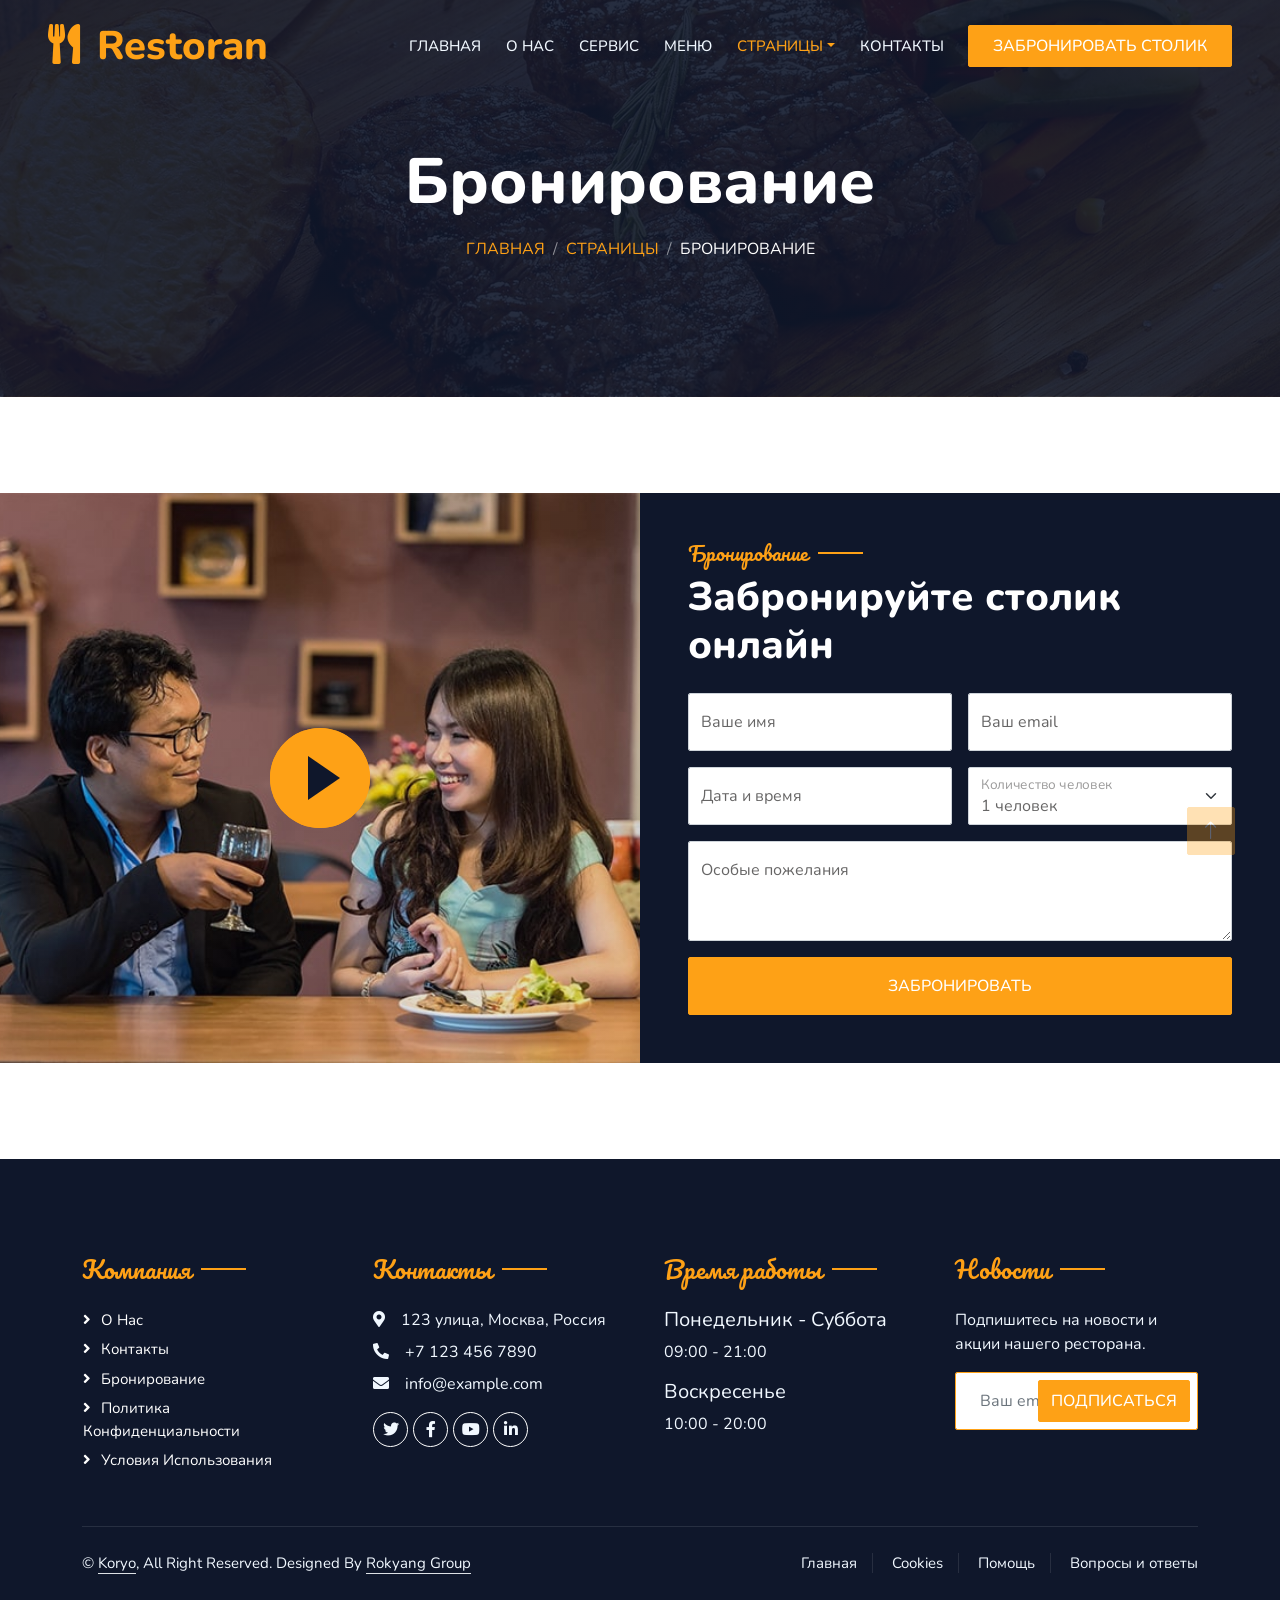
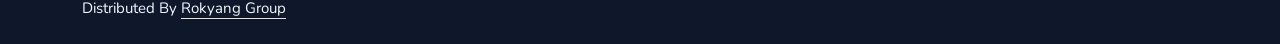
<file: booking.html>
<!DOCTYPE html>
<html lang="ru">

<head>
    <meta charset="utf-8">
    <title>Ресторан - Бронирование</title>
    <meta content="width=device-width, initial-scale=1.0" name="viewport">
    <meta content="" name="keywords">
    <meta content="" name="description">

    <!-- Favicon -->
    <link href="img/favicon.ico" rel="icon">

    <!-- Google Web Fonts -->
    <link rel="preconnect" href="https://fonts.googleapis.com">
    <link rel="preconnect" href="https://fonts.gstatic.com" crossorigin>
    <link href="https://fonts.googleapis.com/css2?family=Heebo:wght@400;500;600&family=Nunito:wght@600;700;800&family=Pacifico&display=swap" rel="stylesheet">

    <!-- Icon Font Stylesheet -->
    <link href="https://cdnjs.cloudflare.com/ajax/libs/font-awesome/5.10.0/css/all.min.css" rel="stylesheet">
    <link href="https://cdn.jsdelivr.net/npm/bootstrap-icons@1.4.1/font/bootstrap-icons.css" rel="stylesheet">

    <!-- Libraries Stylesheet -->
    <link href="lib/animate/animate.min.css" rel="stylesheet">
    <link href="lib/owlcarousel/assets/owl.carousel.min.css" rel="stylesheet">
    <link href="lib/tempusdominus/css/tempusdominus-bootstrap-4.min.css" rel="stylesheet" />

    <!-- Customized Bootstrap Stylesheet -->
    <link href="css/bootstrap.min.css" rel="stylesheet">

    <!-- Template Stylesheet -->
    <link href="css/style.css" rel="stylesheet">
</head>

<body>
    <div class="container-xxl bg-white p-0">
        <!-- Spinner Start -->
        <div id="spinner" class="show bg-white position-fixed translate-middle w-100 vh-100 top-50 start-50 d-flex align-items-center justify-content-center">
            <div class="spinner-border text-primary" style="width: 3rem; height: 3rem;" role="status">
                <span class="sr-only">Loading...</span>
            </div>
        </div>
        <!-- Spinner End -->


        <!-- Navbar & Hero Start -->
        <div class="container-xxl position-relative p-0">
            <nav class="navbar navbar-expand-lg navbar-dark bg-dark px-4 px-lg-5 py-3 py-lg-0">
                <a href="" class="navbar-brand p-0">
                    <h1 class="text-primary m-0"><i class="fa fa-utensils me-3"></i>Restoran</h1>
                    <!-- <img src="img/logo.png" alt="Logo"> -->
                </a>
                <button class="navbar-toggler" type="button" data-bs-toggle="collapse" data-bs-target="#navbarCollapse">
                    <span class="fa fa-bars"></span>
                </button>
                <div class="collapse navbar-collapse" id="navbarCollapse">
                    <div class="navbar-nav ms-auto py-0 pe-4">
                        <a href="index.html" class="nav-item nav-link">Главная</a>
                        <a href="about.html" class="nav-item nav-link">О нас</a>
                        <a href="service.html" class="nav-item nav-link">Сервис</a>
                        <a href="menu.html" class="nav-item nav-link">Меню</a>
                        <div class="nav-item dropdown">
                            <a href="#" class="nav-link dropdown-toggle active" data-bs-toggle="dropdown">Страницы</a>
                            <div class="dropdown-menu m-0">
                                <a href="booking.html" class="dropdown-item active">Бронирование</a>
                                <a href="team.html" class="dropdown-item">Наша команда</a>
                                <a href="testimonial.html" class="dropdown-item">Отзывы</a>
                            </div>
                        </div>
                        <a href="contact.html" class="nav-item nav-link">Контакты</a>
                    </div>
                    <a href="" class="btn btn-primary py-2 px-4">Забронировать столик</a>
                </div>
            </nav>

            <div class="container-xxl py-5 bg-dark hero-header mb-5">
                <div class="container text-center my-5 pt-5 pb-4">
                    <h1 class="display-3 text-white mb-3 animated slideInDown">Бронирование</h1>
                    <nav aria-label="breadcrumb">
                        <ol class="breadcrumb justify-content-center text-uppercase">
                            <li class="breadcrumb-item"><a href="#">Главная</a></li>
                            <li class="breadcrumb-item"><a href="#">Страницы</a></li>
                            <li class="breadcrumb-item text-white active" aria-current="page">Бронирование</li>
                        </ol>
                    </nav>
                </div>
            </div>
        </div>
        <!-- Navbar & Hero End -->


        <!-- Reservation Start -->
        <div class="container-xxl py-5 px-0 wow fadeInUp" data-wow-delay="0.1s">
            <div class="row g-0">
                <div class="col-md-6">
                    <div class="video">
                        <button type="button" class="btn-play" data-bs-toggle="modal" data-src="https://www.youtube.com/embed/DWRcNpR6Kdc" data-bs-target="#videoModal">
                            <span></span>
                        </button>
                    </div>
                </div>
                <div class="col-md-6 bg-dark d-flex align-items-center">
                    <div class="p-5 wow fadeInUp" data-wow-delay="0.2s">
                        <h5 class="section-title ff-secondary text-start text-primary fw-normal">Бронирование</h5>
                        <h1 class="text-white mb-4">Забронируйте столик онлайн</h1>
                        <form>
                            <div class="row g-3">
                                <div class="col-md-6">
                                    <div class="form-floating">
                                        <input type="text" class="form-control" id="name" placeholder="Ваше имя">
                                        <label for="name">Ваше имя</label>
                                    </div>
                                </div>
                                <div class="col-md-6">
                                    <div class="form-floating">
                                        <input type="email" class="form-control" id="email" placeholder="Ваш email">
                                        <label for="email">Ваш email</label>
                                    </div>
                                </div>
                                <div class="col-md-6">
                                    <div class="form-floating date" id="date3" data-target-input="nearest">
                                        <input type="text" class="form-control datetimepicker-input" id="datetime" placeholder="Дата и время" data-target="#date3" data-toggle="datetimepicker" />
                                        <label for="datetime">Дата и время</label>
                                    </div>
                                </div>
                                <div class="col-md-6">
                                    <div class="form-floating">
                                        <select class="form-select" id="select1">
                                          <option value="1">1 человек</option>
                                          <option value="2">2 человека</option>
                                          <option value="3">3 человека</option>
                                        </select>
                                        <label for="select1">Количество человек</label>
                                      </div>
                                </div>
                                <div class="col-12">
                                    <div class="form-floating">
                                        <textarea class="form-control" placeholder="Особые пожелания" id="message" style="height: 100px"></textarea>
                                        <label for="message">Особые пожелания</label>
                                    </div>
                                </div>
                                <div class="col-12">
                                    <button class="btn btn-primary w-100 py-3" type="submit">Забронировать</button>
                                </div>
                            </div>
                        </form>
                    </div>
                </div>
            </div>
        </div>

        <div class="modal fade" id="videoModal" tabindex="-1" aria-labelledby="exampleModalLabel" aria-hidden="true">
            <div class="modal-dialog">
                <div class="modal-content rounded-0">
                    <div class="modal-header">
                        <h5 class="modal-title" id="exampleModalLabel">Видео с YouTube</h5>
                        <button type="button" class="btn-close" data-bs-dismiss="modal" aria-label="Close"></button>
                    </div>
                    <div class="modal-body">
                        <!-- 16:9 aspect ratio -->
                        <div class="ratio ratio-16x9">
                            <iframe class="embed-responsive-item" src="" id="video" allowfullscreen allowscriptaccess="always"
                                allow="autoplay"></iframe>
                        </div>
                    </div>
                </div>
            </div>
        </div>
        <!-- Reservation Start -->
        

        <!-- Footer Start -->
        <div class="container-fluid bg-dark text-light footer pt-5 mt-5 wow fadeIn" data-wow-delay="0.1s">
            <div class="container py-5">
                <div class="row g-5">
                    <div class="col-lg-3 col-md-6">
                        <h4 class="section-title ff-secondary text-start text-primary fw-normal mb-4">Компания</h4>
                        <a class="btn btn-link" href="">О нас</a>
                        <a class="btn btn-link" href="">Контакты</a>
                        <a class="btn btn-link" href="">Бронирование</a>
                        <a class="btn btn-link" href="">Политика конфиденциальности</a>
                        <a class="btn btn-link" href="">Условия использования</a>
                    </div>
                    <div class="col-lg-3 col-md-6">
                        <h4 class="section-title ff-secondary text-start text-primary fw-normal mb-4">Контакты</h4>
                        <p class="mb-2"><i class="fa fa-map-marker-alt me-3"></i>123 улица, Москва, Россия</p>
                        <p class="mb-2"><i class="fa fa-phone-alt me-3"></i>+7 123 456 7890</p>
                        <p class="mb-2"><i class="fa fa-envelope me-3"></i>info@example.com</p>
                        <div class="d-flex pt-2">
                            <a class="btn btn-outline-light btn-social" href=""><i class="fab fa-twitter"></i></a>
                            <a class="btn btn-outline-light btn-social" href=""><i class="fab fa-facebook-f"></i></a>
                            <a class="btn btn-outline-light btn-social" href=""><i class="fab fa-youtube"></i></a>
                            <a class="btn btn-outline-light btn-social" href=""><i class="fab fa-linkedin-in"></i></a>
                        </div>
                    </div>
                    <div class="col-lg-3 col-md-6">
                        <h4 class="section-title ff-secondary text-start text-primary fw-normal mb-4">Время работы</h4>
                        <h5 class="text-light fw-normal">Понедельник - Суббота</h5>
                        <p>09:00 - 21:00</p>
                        <h5 class="text-light fw-normal">Воскресенье</h5>
                        <p>10:00 - 20:00</p>
                    </div>
                    <div class="col-lg-3 col-md-6">
                        <h4 class="section-title ff-secondary text-start text-primary fw-normal mb-4">Новости</h4>
                        <p>Подпишитесь на новости и акции нашего ресторана.</p>
                        <div class="position-relative mx-auto" style="max-width: 400px;">
                            <input class="form-control border-primary w-100 py-3 ps-4 pe-5" type="text" placeholder="Ваш email">
                            <button type="button" class="btn btn-primary py-2 position-absolute top-0 end-0 mt-2 me-2">Подписаться</button>
                        </div>
                    </div>
                </div>
            </div>
            <div class="container">
                <div class="copyright">
                    <div class="row">
                        <div class="col-md-6 text-center text-md-start mb-3 mb-md-0">
                            &copy; <a class="border-bottom" href="#">Koryo</a>, All Right Reserved. 
							
							<!--/*** This template is free as long as you keep the footer author’s credit link/attribution link/backlink. If you'd like to use the template without the footer author’s credit link/attribution link/backlink, you can purchase the Credit Removal License from "https://htmlcodex.com/credit-removal". Thank you for your support. ***/-->
							Designed By <a class="border-bottom" href="https://htmlcodex.com">Rokyang Group</a><br><br>
                            Distributed By <a class="border-bottom" href="https://themewagon.com" target="_blank">Rokyang Group</a>
                        </div>
                        <div class="col-md-6 text-center text-md-end">
                            <div class="footer-menu">
                                <a href="">Главная</a>
                                <a href="">Cookies</a>
                                <a href="">Помощь</a>
                                <a href="">Вопросы и ответы</a>
                            </div>
                        </div>
                    </div>
                </div>
            </div>
        </div>
        <!-- Footer End -->


        <!-- Back to Top -->
        <a href="#" class="btn btn-lg btn-primary btn-lg-square back-to-top"><i class="bi bi-arrow-up"></i></a>
    </div>

    <!-- JavaScript Libraries -->
    <script src="https://code.jquery.com/jquery-3.4.1.min.js"></script>
    <script src="https://cdn.jsdelivr.net/npm/bootstrap@5.0.0/dist/js/bootstrap.bundle.min.js"></script>
    <script src="lib/wow/wow.min.js"></script>
    <script src="lib/easing/easing.min.js"></script>
    <script src="lib/waypoints/waypoints.min.js"></script>
    <script src="lib/counterup/counterup.min.js"></script>
    <script src="lib/owlcarousel/owl.carousel.min.js"></script>
    <script src="lib/tempusdominus/js/moment.min.js"></script>
    <script src="lib/tempusdominus/js/moment-timezone.min.js"></script>
    <script src="lib/tempusdominus/js/tempusdominus-bootstrap-4.min.js"></script>

    <!-- Template Javascript -->
    <script src="js/main.js"></script>
</body>

</html>
</file>
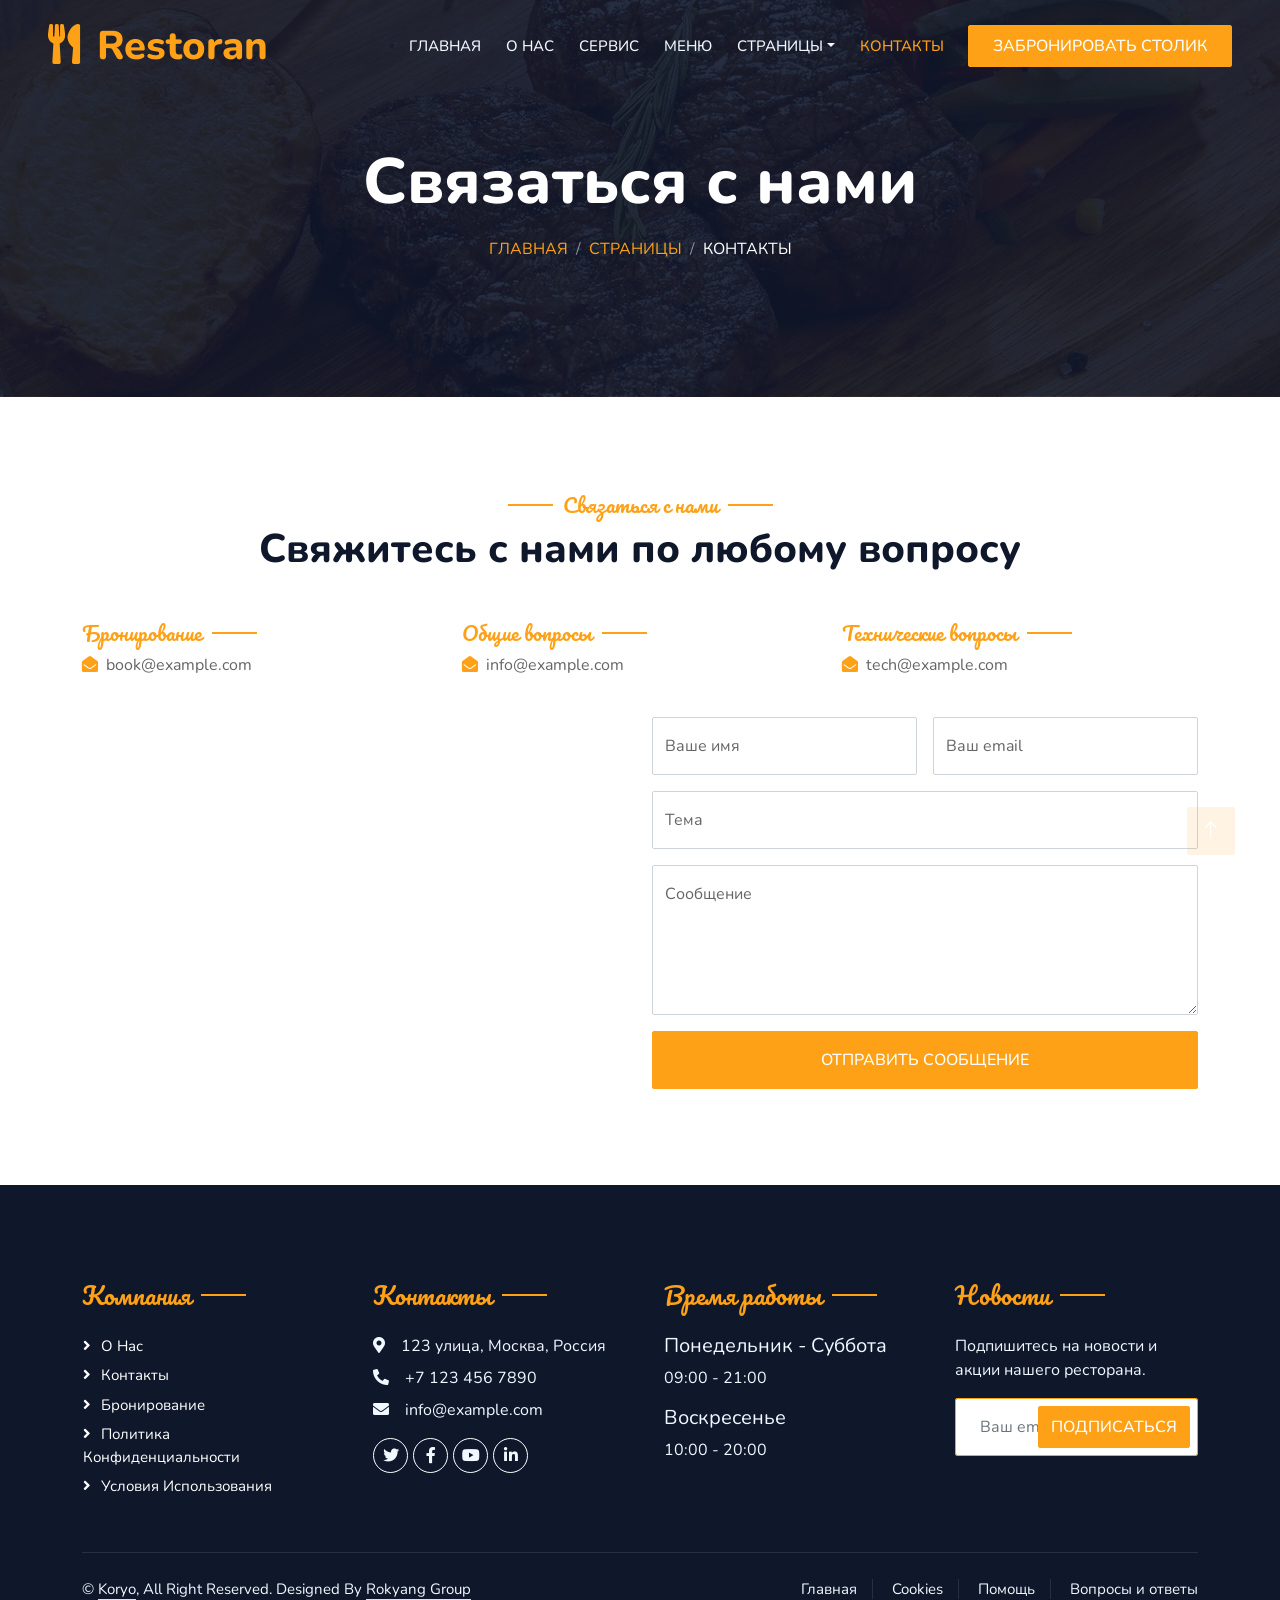
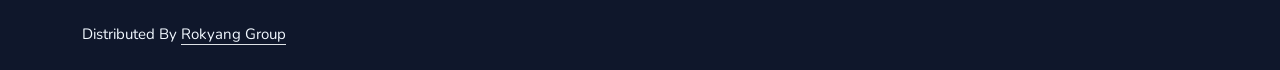
<file: contact.html>
<!DOCTYPE html>
<html lang="ru">

<head>
    <meta charset="utf-8">
    <title>Ресторан - Контакты</title>
    <meta content="width=device-width, initial-scale=1.0" name="viewport">
    <meta content="" name="keywords">
    <meta content="" name="description">

    <!-- Favicon -->
    <link href="img/favicon.ico" rel="icon">

    <!-- Google Web Fonts -->
    <link rel="preconnect" href="https://fonts.googleapis.com">
    <link rel="preconnect" href="https://fonts.gstatic.com" crossorigin>
    <link href="https://fonts.googleapis.com/css2?family=Heebo:wght@400;500;600&family=Nunito:wght@600;700;800&family=Pacifico&display=swap" rel="stylesheet">

    <!-- Icon Font Stylesheet -->
    <link href="https://cdnjs.cloudflare.com/ajax/libs/font-awesome/5.10.0/css/all.min.css" rel="stylesheet">
    <link href="https://cdn.jsdelivr.net/npm/bootstrap-icons@1.4.1/font/bootstrap-icons.css" rel="stylesheet">

    <!-- Libraries Stylesheet -->
    <link href="lib/animate/animate.min.css" rel="stylesheet">
    <link href="lib/owlcarousel/assets/owl.carousel.min.css" rel="stylesheet">
    <link href="lib/tempusdominus/css/tempusdominus-bootstrap-4.min.css" rel="stylesheet" />

    <!-- Customized Bootstrap Stylesheet -->
    <link href="css/bootstrap.min.css" rel="stylesheet">

    <!-- Template Stylesheet -->
    <link href="css/style.css" rel="stylesheet">
</head>

<body>
    <div class="container-xxl bg-white p-0">
        <!-- Spinner Start -->
        <div id="spinner" class="show bg-white position-fixed translate-middle w-100 vh-100 top-50 start-50 d-flex align-items-center justify-content-center">
            <div class="spinner-border text-primary" style="width: 3rem; height: 3rem;" role="status">
                <span class="sr-only">Loading...</span>
            </div>
        </div>
        <!-- Spinner End -->


        <!-- Navbar & Hero Start -->
        <div class="container-xxl position-relative p-0">
            <nav class="navbar navbar-expand-lg navbar-dark bg-dark px-4 px-lg-5 py-3 py-lg-0">
                <a href="" class="navbar-brand p-0">
                    <h1 class="text-primary m-0"><i class="fa fa-utensils me-3"></i>Restoran</h1>
                    <!-- <img src="img/logo.png" alt="Logo"> -->
                </a>
                <button class="navbar-toggler" type="button" data-bs-toggle="collapse" data-bs-target="#navbarCollapse">
                    <span class="fa fa-bars"></span>
                </button>
                <div class="collapse navbar-collapse" id="navbarCollapse">
                    <div class="navbar-nav ms-auto py-0 pe-4">
                        <a href="index.html" class="nav-item nav-link">Главная</a>
                        <a href="about.html" class="nav-item nav-link">О нас</a>
                        <a href="service.html" class="nav-item nav-link">Сервис</a>
                        <a href="menu.html" class="nav-item nav-link">Меню</a>
                        <div class="nav-item dropdown">
                            <a href="#" class="nav-link dropdown-toggle" data-bs-toggle="dropdown">Страницы</a>
                            <div class="dropdown-menu m-0">
                                <a href="booking.html" class="dropdown-item">Бронирование</a>
                                <a href="team.html" class="dropdown-item">Наша команда</a>
                                <a href="testimonial.html" class="dropdown-item">Отзывы</a>
                            </div>
                        </div>
                        <a href="contact.html" class="nav-item nav-link active">Контакты</a>
                    </div>
                    <a href="" class="btn btn-primary py-2 px-4">Забронировать столик</a>
                </div>
            </nav>

            <div class="container-xxl py-5 bg-dark hero-header mb-5">
                <div class="container text-center my-5 pt-5 pb-4">
                    <h1 class="display-3 text-white mb-3 animated slideInDown">Связаться с нами</h1>
                    <nav aria-label="breadcrumb">
                        <ol class="breadcrumb justify-content-center text-uppercase">
                            <li class="breadcrumb-item"><a href="#">Главная</a></li>
                            <li class="breadcrumb-item"><a href="#">Страницы</a></li>
                            <li class="breadcrumb-item text-white active" aria-current="page">Контакты</li>
                        </ol>
                    </nav>
                </div>
            </div>
        </div>
        <!-- Navbar & Hero End -->


        <!-- Contact Start -->
        <div class="container-xxl py-5">
            <div class="container">
                <div class="text-center wow fadeInUp" data-wow-delay="0.1s">
                    <h5 class="section-title ff-secondary text-center text-primary fw-normal">Связаться с нами</h5>
                    <h1 class="mb-5">Свяжитесь с нами по любому вопросу</h1>
                </div>
                <div class="row g-4">
                    <div class="col-12">
                        <div class="row gy-4">
                            <div class="col-md-4">
                                <h5 class="section-title ff-secondary fw-normal text-start text-primary">Бронирование</h5>
                                <p><i class="fa fa-envelope-open text-primary me-2"></i>book@example.com</p>
                            </div>
                            <div class="col-md-4">
                                <h5 class="section-title ff-secondary fw-normal text-start text-primary">Общие вопросы</h5>
                                <p><i class="fa fa-envelope-open text-primary me-2"></i>info@example.com</p>
                            </div>
                            <div class="col-md-4">
                                <h5 class="section-title ff-secondary fw-normal text-start text-primary">Технические вопросы</h5>
                                <p><i class="fa fa-envelope-open text-primary me-2"></i>tech@example.com</p>
                            </div>
                        </div>
                    </div>
                    <div class="col-md-6 wow fadeIn" data-wow-delay="0.1s">
                        <iframe class="position-relative rounded w-100 h-100"
                            src="https://www.google.com/maps/embed?pb=!1m18!1m12!1m3!1d3001156.4288297426!2d-78.01371936852176!3d42.72876761954724!2m3!1f0!2f0!3f0!3m2!1i1024!2i768!4f13.1!3m3!1m2!1s0x4ccc4bf0f123a5a9%3A0xddcfc6c1de189567!2sNew%20York%2C%20USA!5e0!3m2!1sen!2sbd!4v1603794290143!5m2!1sen!2sbd"
                            frameborder="0" style="min-height: 350px; border:0;" allowfullscreen="" aria-hidden="false"
                            tabindex="0"></iframe>
                    </div>
                    <div class="col-md-6">
                        <div class="wow fadeInUp" data-wow-delay="0.2s">
                            <form>
                                <div class="row g-3">
                                    <div class="col-md-6">
                                        <div class="form-floating">
                                            <input type="text" class="form-control" id="name" placeholder="Ваше имя">
                                            <label for="name">Ваше имя</label>
                                        </div>
                                    </div>
                                    <div class="col-md-6">
                                        <div class="form-floating">
                                            <input type="email" class="form-control" id="email" placeholder="Ваш email">
                                            <label for="email">Ваш email</label>
                                        </div>
                                    </div>
                                    <div class="col-12">
                                        <div class="form-floating">
                                            <input type="text" class="form-control" id="subject" placeholder="Тема">
                                            <label for="subject">Тема</label>
                                        </div>
                                    </div>
                                    <div class="col-12">
                                        <div class="form-floating">
                                            <textarea class="form-control" placeholder="Оставьте сообщение здесь" id="message" style="height: 150px"></textarea>
                                            <label for="message">Сообщение</label>
                                        </div>
                                    </div>
                                    <div class="col-12">
                                        <button class="btn btn-primary w-100 py-3" type="submit">Отправить сообщение</button>
                                    </div>
                                </div>
                            </form>
                        </div>
                    </div>
                </div>
            </div>
        </div>
        <!-- Contact End -->


        <!-- Footer Start -->
        <div class="container-fluid bg-dark text-light footer pt-5 mt-5 wow fadeIn" data-wow-delay="0.1s">
            <div class="container py-5">
                <div class="row g-5">
                    <div class="col-lg-3 col-md-6">
                        <h4 class="section-title ff-secondary text-start text-primary fw-normal mb-4">Компания</h4>
                        <a class="btn btn-link" href="">О нас</a>
                        <a class="btn btn-link" href="">Контакты</a>
                        <a class="btn btn-link" href="">Бронирование</a>
                        <a class="btn btn-link" href="">Политика конфиденциальности</a>
                        <a class="btn btn-link" href="">Условия использования</a>
                    </div>
                    <div class="col-lg-3 col-md-6">
                        <h4 class="section-title ff-secondary text-start text-primary fw-normal mb-4">Контакты</h4>
                        <p class="mb-2"><i class="fa fa-map-marker-alt me-3"></i>123 улица, Москва, Россия</p>
                        <p class="mb-2"><i class="fa fa-phone-alt me-3"></i>+7 123 456 7890</p>
                        <p class="mb-2"><i class="fa fa-envelope me-3"></i>info@example.com</p>
                        <div class="d-flex pt-2">
                            <a class="btn btn-outline-light btn-social" href=""><i class="fab fa-twitter"></i></a>
                            <a class="btn btn-outline-light btn-social" href=""><i class="fab fa-facebook-f"></i></a>
                            <a class="btn btn-outline-light btn-social" href=""><i class="fab fa-youtube"></i></a>
                            <a class="btn btn-outline-light btn-social" href=""><i class="fab fa-linkedin-in"></i></a>
                        </div>
                    </div>
                    <div class="col-lg-3 col-md-6">
                        <h4 class="section-title ff-secondary text-start text-primary fw-normal mb-4">Время работы</h4>
                        <h5 class="text-light fw-normal">Понедельник - Суббота</h5>
                        <p>09:00 - 21:00</p>
                        <h5 class="text-light fw-normal">Воскресенье</h5>
                        <p>10:00 - 20:00</p>
                    </div>
                    <div class="col-lg-3 col-md-6">
                        <h4 class="section-title ff-secondary text-start text-primary fw-normal mb-4">Новости</h4>
                        <p>Подпишитесь на новости и акции нашего ресторана.</p>
                        <div class="position-relative mx-auto" style="max-width: 400px;">
                            <input class="form-control border-primary w-100 py-3 ps-4 pe-5" type="text" placeholder="Ваш email">
                            <button type="button" class="btn btn-primary py-2 position-absolute top-0 end-0 mt-2 me-2">Подписаться</button>
                        </div>
                    </div>
                </div>
            </div>
            <div class="container">
                <div class="copyright">
                    <div class="row">
                        <div class="col-md-6 text-center text-md-start mb-3 mb-md-0">
                            &copy; <a class="border-bottom" href="#">Koryo</a>, All Right Reserved. 
							
							<!--/*** This template is free as long as you keep the footer author’s credit link/attribution link/backlink. If you'd like to use the template without the footer author’s credit link/attribution link/backlink, you can purchase the Credit Removal License from "https://htmlcodex.com/credit-removal". Thank you for your support. ***/-->
							Designed By <a class="border-bottom" href="https://htmlcodex.com">Rokyang Group</a><br><br>
                            Distributed By <a class="border-bottom" href="https://themewagon.com" target="_blank">Rokyang Group</a>
                        </div>
                        <div class="col-md-6 text-center text-md-end">
                            <div class="footer-menu">
                                <a href="">Главная</a>
                                <a href="">Cookies</a>
                                <a href="">Помощь</a>
                                <a href="">Вопросы и ответы</a>
                            </div>
                        </div>
                    </div>
                </div>
            </div>
        </div>
        <!-- Footer End -->


        <!-- Back to Top -->
        <a href="#" class="btn btn-lg btn-primary btn-lg-square back-to-top"><i class="bi bi-arrow-up"></i></a>
    </div>

    <!-- JavaScript Libraries -->
    <script src="https://code.jquery.com/jquery-3.4.1.min.js"></script>
    <script src="https://cdn.jsdelivr.net/npm/bootstrap@5.0.0/dist/js/bootstrap.bundle.min.js"></script>
    <script src="lib/wow/wow.min.js"></script>
    <script src="lib/easing/easing.min.js"></script>
    <script src="lib/waypoints/waypoints.min.js"></script>
    <script src="lib/counterup/counterup.min.js"></script>
    <script src="lib/owlcarousel/owl.carousel.min.js"></script>
    <script src="lib/tempusdominus/js/moment.min.js"></script>
    <script src="lib/tempusdominus/js/moment-timezone.min.js"></script>
    <script src="lib/tempusdominus/js/tempusdominus-bootstrap-4.min.js"></script>

    <!-- Template Javascript -->
    <script src="js/main.js"></script>
</body>

</html>
</file>
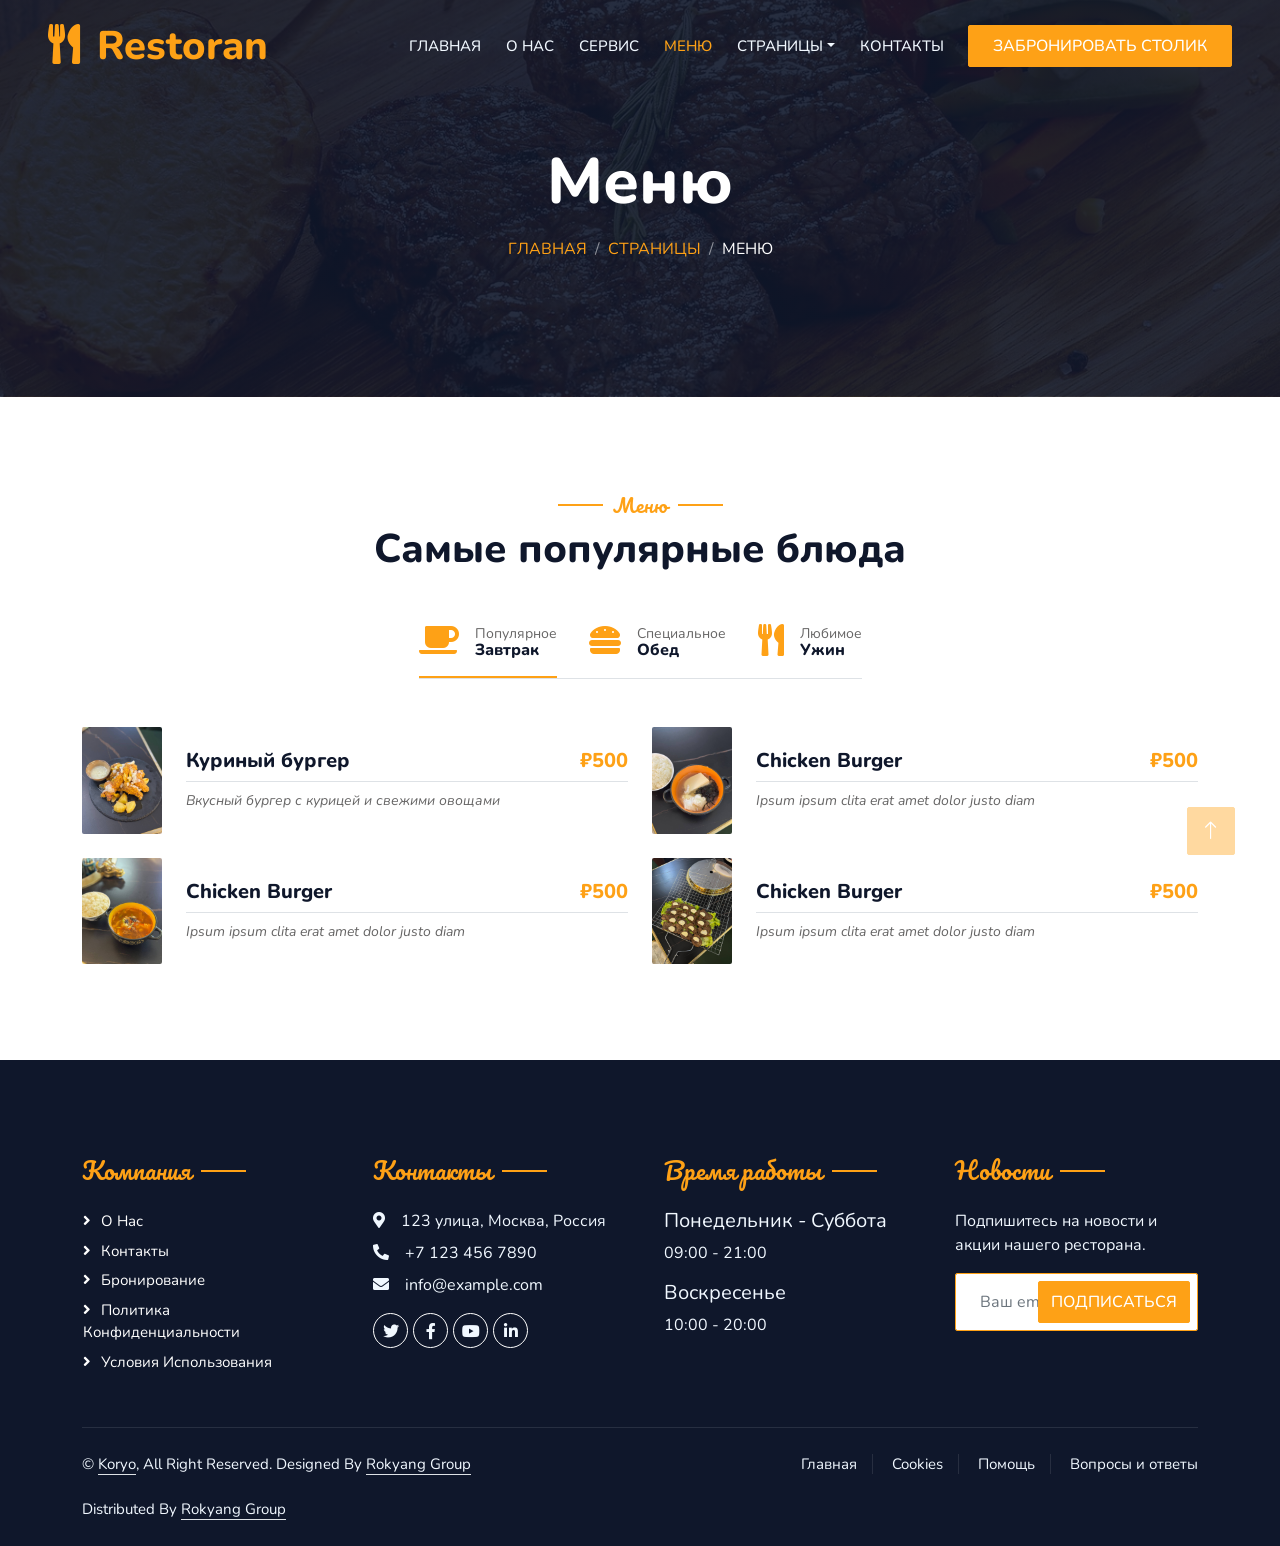
<file: menu.html>
<!DOCTYPE html>
<html lang="ru">

<head>
    <meta charset="utf-8">
    <title>Ресторан - Меню</title>
    <meta content="width=device-width, initial-scale=1.0" name="viewport">
    <meta content="" name="keywords">
    <meta content="" name="description">

    <!-- Favicon -->
    <link href="img/favicon.ico" rel="icon">

    <!-- Google Web Fonts -->
    <link rel="preconnect" href="https://fonts.googleapis.com">
    <link rel="preconnect" href="https://fonts.gstatic.com" crossorigin>
    <link href="https://fonts.googleapis.com/css2?family=Heebo:wght@400;500;600&family=Nunito:wght@600;700;800&family=Pacifico&display=swap" rel="stylesheet">

    <!-- Icon Font Stylesheet -->
    <link href="https://cdnjs.cloudflare.com/ajax/libs/font-awesome/5.10.0/css/all.min.css" rel="stylesheet">
    <link href="https://cdn.jsdelivr.net/npm/bootstrap-icons@1.4.1/font/bootstrap-icons.css" rel="stylesheet">

    <!-- Libraries Stylesheet -->
    <link href="lib/animate/animate.min.css" rel="stylesheet">
    <link href="lib/owlcarousel/assets/owl.carousel.min.css" rel="stylesheet">
    <link href="lib/tempusdominus/css/tempusdominus-bootstrap-4.min.css" rel="stylesheet" />

    <!-- Customized Bootstrap Stylesheet -->
    <link href="css/bootstrap.min.css" rel="stylesheet">

    <!-- Template Stylesheet -->
    <link href="css/style.css" rel="stylesheet">
</head>

<body>
    <div class="container-xxl bg-white p-0">
        <!-- Spinner Start -->
        <div id="spinner" class="show bg-white position-fixed translate-middle w-100 vh-100 top-50 start-50 d-flex align-items-center justify-content-center">
            <div class="spinner-border text-primary" style="width: 3rem; height: 3rem;" role="status">
                <span class="sr-only">Loading...</span>
            </div>
        </div>
        <!-- Spinner End -->


        <!-- Navbar & Hero Start -->
        <div class="container-xxl position-relative p-0">
            <nav class="navbar navbar-expand-lg navbar-dark bg-dark px-4 px-lg-5 py-3 py-lg-0">
                <a href="" class="navbar-brand p-0">
                    <h1 class="text-primary m-0"><i class="fa fa-utensils me-3"></i>Restoran</h1>
                    <!-- <img src="img/logo.png" alt="Logo"> -->
                </a>
                <button class="navbar-toggler" type="button" data-bs-toggle="collapse" data-bs-target="#navbarCollapse">
                    <span class="fa fa-bars"></span>
                </button>
                <div class="collapse navbar-collapse" id="navbarCollapse">
                    <div class="navbar-nav ms-auto py-0 pe-4">
                        <a href="index.html" class="nav-item nav-link">Главная</a>
                        <a href="about.html" class="nav-item nav-link">О нас</a>
                        <a href="service.html" class="nav-item nav-link">Сервис</a>
                        <a href="menu.html" class="nav-item nav-link active">Меню</a>
                        <div class="nav-item dropdown">
                            <a href="#" class="nav-link dropdown-toggle" data-bs-toggle="dropdown">Страницы</a>
                            <div class="dropdown-menu m-0">
                                <a href="booking.html" class="dropdown-item">Бронирование</a>
                                <a href="team.html" class="dropdown-item">Наша команда</a>
                                <a href="testimonial.html" class="dropdown-item">Отзывы</a>
                            </div>
                        </div>
                        <a href="contact.html" class="nav-item nav-link">Контакты</a>
                    </div>
                    <a href="" class="btn btn-primary py-2 px-4">Забронировать столик</a>
                </div>
            </nav>

            <div class="container-xxl py-5 bg-dark hero-header mb-5">
                <div class="container text-center my-5 pt-5 pb-4">
                    <h1 class="display-3 text-white mb-3 animated slideInDown">Меню</h1>
                    <nav aria-label="breadcrumb">
                        <ol class="breadcrumb justify-content-center text-uppercase">
                            <li class="breadcrumb-item"><a href="#">Главная</a></li>
                            <li class="breadcrumb-item"><a href="#">Страницы</a></li>
                            <li class="breadcrumb-item text-white active" aria-current="page">Меню</li>
                        </ol>
                    </nav>
                </div>
            </div>
        </div>
        <!-- Navbar & Hero End -->


        <!-- Menu Start -->
        <div class="container-xxl py-5">
            <div class="container">
                <div class="text-center wow fadeInUp" data-wow-delay="0.1s">
                    <h5 class="section-title ff-secondary text-center text-primary fw-normal">Меню</h5>
                    <h1 class="mb-5">Самые популярные блюда</h1>
                </div>
                <div class="tab-class text-center wow fadeInUp" data-wow-delay="0.1s">
                    <ul class="nav nav-pills d-inline-flex justify-content-center border-bottom mb-5">
                        <li class="nav-item">
                            <a class="d-flex align-items-center text-start mx-3 ms-0 pb-3 active" data-bs-toggle="pill" href="#tab-1">
                                <i class="fa fa-coffee fa-2x text-primary"></i>
                                <div class="ps-3">
                                    <small class="text-body">Популярное</small>
                                    <h6 class="mt-n1 mb-0">Завтрак</h6>
                                </div>
                            </a>
                        </li>
                        <li class="nav-item">
                            <a class="d-flex align-items-center text-start mx-3 pb-3" data-bs-toggle="pill" href="#tab-2">
                                <i class="fa fa-hamburger fa-2x text-primary"></i>
                                <div class="ps-3">
                                    <small class="text-body">Специальное</small>
                                    <h6 class="mt-n1 mb-0">Обед</h6>
                                </div>
                            </a>
                        </li>
                        <li class="nav-item">
                            <a class="d-flex align-items-center text-start mx-3 me-0 pb-3" data-bs-toggle="pill" href="#tab-3">
                                <i class="fa fa-utensils fa-2x text-primary"></i>
                                <div class="ps-3">
                                    <small class="text-body">Любимое</small>
                                    <h6 class="mt-n1 mb-0">Ужин</h6>
                                </div>
                            </a>
                        </li>
                    </ul>
                    <div class="tab-content">
                        <div id="tab-1" class="tab-pane fade show p-0 active">
                            <div class="row g-4">
                                <div class="col-lg-6">
                                    <div class="d-flex align-items-center">
                                        <img class="flex-shrink-0 img-fluid rounded" src="img/menu-1.png" alt="" style="width: 80px;">
                                        <div class="w-100 d-flex flex-column text-start ps-4">
                                            <h5 class="d-flex justify-content-between border-bottom pb-2">
                                                <span>Куриный бургер</span>
                                                <span class="text-primary">₽500</span>
                                            </h5>
                                            <small class="fst-italic">Вкусный бургер с курицей и свежими овощами</small>
                                        </div>
                                    </div>
                                </div>
                                <div class="col-lg-6">
                                    <div class="d-flex align-items-center">
                                        <img class="flex-shrink-0 img-fluid rounded" src="img/menu-2.png" alt="" style="width: 80px;">
                                        <div class="w-100 d-flex flex-column text-start ps-4">
                                            <h5 class="d-flex justify-content-between border-bottom pb-2">
                                                <span>Chicken Burger</span>
                                                <span class="text-primary">₽500</span>
                                            </h5>
                                            <small class="fst-italic">Ipsum ipsum clita erat amet dolor justo diam</small>
                                        </div>
                                    </div>
                                </div>
                                <div class="col-lg-6">
                                    <div class="d-flex align-items-center">
                                        <img class="flex-shrink-0 img-fluid rounded" src="img/menu-3.png" alt="" style="width: 80px;">
                                        <div class="w-100 d-flex flex-column text-start ps-4">
                                            <h5 class="d-flex justify-content-between border-bottom pb-2">
                                                <span>Chicken Burger</span>
                                                <span class="text-primary">₽500</span>
                                            </h5>
                                            <small class="fst-italic">Ipsum ipsum clita erat amet dolor justo diam</small>
                                        </div>
                                    </div>
                                </div>
                                <div class="col-lg-6">
                                    <div class="d-flex align-items-center">
                                        <img class="flex-shrink-0 img-fluid rounded" src="img/menu-4.png" alt="" style="width: 80px;">
                                        <div class="w-100 d-flex flex-column text-start ps-4">
                                            <h5 class="d-flex justify-content-between border-bottom pb-2">
                                                <span>Chicken Burger</span>
                                                <span class="text-primary">₽500</span>
                                            </h5>
                                            <small class="fst-italic">Ipsum ipsum clita erat amet dolor justo diam</small>
                                        </div>
                                    </div>
                                </div>
                            </div>
                        </div>
                        <div id="tab-2" class="tab-pane fade show p-0">
                            <div class="row g-4">
                                <div class="col-lg-6">
                                    <div class="d-flex align-items-center">
                                        <img class="flex-shrink-0 img-fluid rounded" src="img/menu-1.png" alt="" style="width: 80px;">
                                        <div class="w-100 d-flex flex-column text-start ps-4">
                                            <h5 class="d-flex justify-content-between border-bottom pb-2">
                                                <span>Chicken Burger</span>
                                                <span class="text-primary">₽500</span>
                                            </h5>
                                            <small class="fst-italic">Ipsum ipsum clita erat amet dolor justo diam</small>
                                        </div>
                                    </div>
                                </div>
                                <div class="col-lg-6">
                                    <div class="d-flex align-items-center">
                                        <img class="flex-shrink-0 img-fluid rounded" src="img/menu-2.png" alt="" style="width: 80px;">
                                        <div class="w-100 d-flex flex-column text-start ps-4">
                                            <h5 class="d-flex justify-content-between border-bottom pb-2">
                                                <span>Chicken Burger</span>
                                                <span class="text-primary">₽500</span>
                                            </h5>
                                            <small class="fst-italic">Ipsum ipsum clita erat amet dolor justo diam</small>
                                        </div>
                                    </div>
                                </div>
                                <div class="col-lg-6">
                                    <div class="d-flex align-items-center">
                                        <img class="flex-shrink-0 img-fluid rounded" src="img/menu-3.png" alt="" style="width: 80px;">
                                        <div class="w-100 d-flex flex-column text-start ps-4">
                                            <h5 class="d-flex justify-content-between border-bottom pb-2">
                                                <span>Chicken Burger</span>
                                                <span class="text-primary">₽500</span>
                                            </h5>
                                            <small class="fst-italic">Ipsum ipsum clita erat amet dolor justo diam</small>
                                        </div>
                                    </div>
                                </div>
                                <div class="col-lg-6">
                                    <div class="d-flex align-items-center">
                                        <img class="flex-shrink-0 img-fluid rounded" src="img/menu-4.png" alt="" style="width: 80px;">
                                        <div class="w-100 d-flex flex-column text-start ps-4">
                                            <h5 class="d-flex justify-content-between border-bottom pb-2">
                                                <span>Chicken Burger</span>
                                                <span class="text-primary">₽500</span>
                                            </h5>
                                            <small class="fst-italic">Ipsum ipsum clita erat amet dolor justo diam</small>
                                        </div>
                                    </div>
                                </div>
                            </div>
                        </div>
                        <div id="tab-3" class="tab-pane fade show p-0">
                            <div class="row g-4">
                                <div class="col-lg-6">
                                    <div class="d-flex align-items-center">
                                        <img class="flex-shrink-0 img-fluid rounded" src="img/menu-1.png" alt="" style="width: 80px;">
                                        <div class="w-100 d-flex flex-column text-start ps-4">
                                            <h5 class="d-flex justify-content-between border-bottom pb-2">
                                                <span>Chicken Burger</span>
                                                <span class="text-primary">₽500</span>
                                            </h5>
                                            <small class="fst-italic">Ipsum ipsum clita erat amet dolor justo diam</small>
                                        </div>
                                    </div>
                                </div>
                                <div class="col-lg-6">
                                    <div class="d-flex align-items-center">
                                        <img class="flex-shrink-0 img-fluid rounded" src="img/menu-2.png" alt="" style="width: 80px;">
                                        <div class="w-100 d-flex flex-column text-start ps-4">
                                            <h5 class="d-flex justify-content-between border-bottom pb-2">
                                                <span>Chicken Burger</span>
                                                <span class="text-primary">₽500</span>
                                            </h5>
                                            <small class="fst-italic">Ipsum ipsum clita erat amet dolor justo diam</small>
                                        </div>
                                    </div>
                                </div>
                                <div class="col-lg-6">
                                    <div class="d-flex align-items-center">
                                        <img class="flex-shrink-0 img-fluid rounded" src="img/menu-3.png" alt="" style="width: 80px;">
                                        <div class="w-100 d-flex flex-column text-start ps-4">
                                            <h5 class="d-flex justify-content-between border-bottom pb-2">
                                                <span>Chicken Burger</span>
                                                <span class="text-primary">₽500</span>
                                            </h5>
                                            <small class="fst-italic">Ipsum ipsum clita erat amet dolor justo diam</small>
                                        </div>
                                    </div>
                                </div>
                                <div class="col-lg-6">
                                    <div class="d-flex align-items-center">
                                        <img class="flex-shrink-0 img-fluid rounded" src="img/menu-4.png" alt="" style="width: 80px;">
                                        <div class="w-100 d-flex flex-column text-start ps-4">
                                            <h5 class="d-flex justify-content-between border-bottom pb-2">
                                                <span>Chicken Burger</span>
                                                <span class="text-primary">₽500</span>
                                            </h5>
                                            <small class="fst-italic">Ipsum ipsum clita erat amet dolor justo diam</small>
                                        </div>
                                    </div>
                                </div>
                            </div>
                        </div>
                    </div>
                </div>
            </div>
        </div>
        <!-- Menu End -->
        

        <!-- Footer Start -->
        <div class="container-fluid bg-dark text-light footer pt-5 mt-5 wow fadeIn" data-wow-delay="0.1s">
            <div class="container py-5">
                <div class="row g-5">
                    <div class="col-lg-3 col-md-6">
                        <h4 class="section-title ff-secondary text-start text-primary fw-normal mb-4">Компания</h4>
                        <a class="btn btn-link" href="">О нас</a>
                        <a class="btn btn-link" href="">Контакты</a>
                        <a class="btn btn-link" href="">Бронирование</a>
                        <a class="btn btn-link" href="">Политика конфиденциальности</a>
                        <a class="btn btn-link" href="">Условия использования</a>
                    </div>
                    <div class="col-lg-3 col-md-6">
                        <h4 class="section-title ff-secondary text-start text-primary fw-normal mb-4">Контакты</h4>
                        <p class="mb-2"><i class="fa fa-map-marker-alt me-3"></i>123 улица, Москва, Россия</p>
                        <p class="mb-2"><i class="fa fa-phone-alt me-3"></i>+7 123 456 7890</p>
                        <p class="mb-2"><i class="fa fa-envelope me-3"></i>info@example.com</p>
                        <div class="d-flex pt-2">
                            <a class="btn btn-outline-light btn-social" href=""><i class="fab fa-twitter"></i></a>
                            <a class="btn btn-outline-light btn-social" href=""><i class="fab fa-facebook-f"></i></a>
                            <a class="btn btn-outline-light btn-social" href=""><i class="fab fa-youtube"></i></a>
                            <a class="btn btn-outline-light btn-social" href=""><i class="fab fa-linkedin-in"></i></a>
                        </div>
                    </div>
                    <div class="col-lg-3 col-md-6">
                        <h4 class="section-title ff-secondary text-start text-primary fw-normal mb-4">Время работы</h4>
                        <h5 class="text-light fw-normal">Понедельник - Суббота</h5>
                        <p>09:00 - 21:00</p>
                        <h5 class="text-light fw-normal">Воскресенье</h5>
                        <p>10:00 - 20:00</p>
                    </div>
                    <div class="col-lg-3 col-md-6">
                        <h4 class="section-title ff-secondary text-start text-primary fw-normal mb-4">Новости</h4>
                        <p>Подпишитесь на новости и акции нашего ресторана.</p>
                        <div class="position-relative mx-auto" style="max-width: 400px;">
                            <input class="form-control border-primary w-100 py-3 ps-4 pe-5" type="text" placeholder="Ваш email">
                            <button type="button" class="btn btn-primary py-2 position-absolute top-0 end-0 mt-2 me-2">Подписаться</button>
                        </div>
                    </div>
                </div>
            </div>
            <div class="container">
                <div class="copyright">
                    <div class="row">
                        <div class="col-md-6 text-center text-md-start mb-3 mb-md-0">
                            &copy; <a class="border-bottom" href="#">Koryo</a>, All Right Reserved. 
							
							<!--/*** This template is free as long as you keep the footer author’s credit link/attribution link/backlink. If you'd like to use the template without the footer author’s credit link/attribution link/backlink, you can purchase the Credit Removal License from "https://htmlcodex.com/credit-removal". Thank you for your support. ***/-->
							Designed By <a class="border-bottom" href="https://htmlcodex.com">Rokyang Group</a><br><br>
                            Distributed By <a class="border-bottom" href="https://themewagon.com" target="_blank">Rokyang Group</a>
                        </div>
                        <div class="col-md-6 text-center text-md-end">
                            <div class="footer-menu">
                                <a href="">Главная</a>
                                <a href="">Cookies</a>
                                <a href="">Помощь</a>
                                <a href="">Вопросы и ответы</a>
                            </div>
                        </div>
                    </div>
                </div>
            </div>
        </div>
        <!-- Footer End -->


        <!-- Back to Top -->
        <a href="#" class="btn btn-lg btn-primary btn-lg-square back-to-top"><i class="bi bi-arrow-up"></i></a>
    </div>

    <!-- JavaScript Libraries -->
    <script src="https://code.jquery.com/jquery-3.4.1.min.js"></script>
    <script src="https://cdn.jsdelivr.net/npm/bootstrap@5.0.0/dist/js/bootstrap.bundle.min.js"></script>
    <script src="lib/wow/wow.min.js"></script>
    <script src="lib/easing/easing.min.js"></script>
    <script src="lib/waypoints/waypoints.min.js"></script>
    <script src="lib/counterup/counterup.min.js"></script>
    <script src="lib/owlcarousel/owl.carousel.min.js"></script>
    <script src="lib/tempusdominus/js/moment.min.js"></script>
    <script src="lib/tempusdominus/js/moment-timezone.min.js"></script>
    <script src="lib/tempusdominus/js/tempusdominus-bootstrap-4.min.js"></script>

    <!-- Template Javascript -->
    <script src="js/main.js"></script>
</body>

</html>
</file>
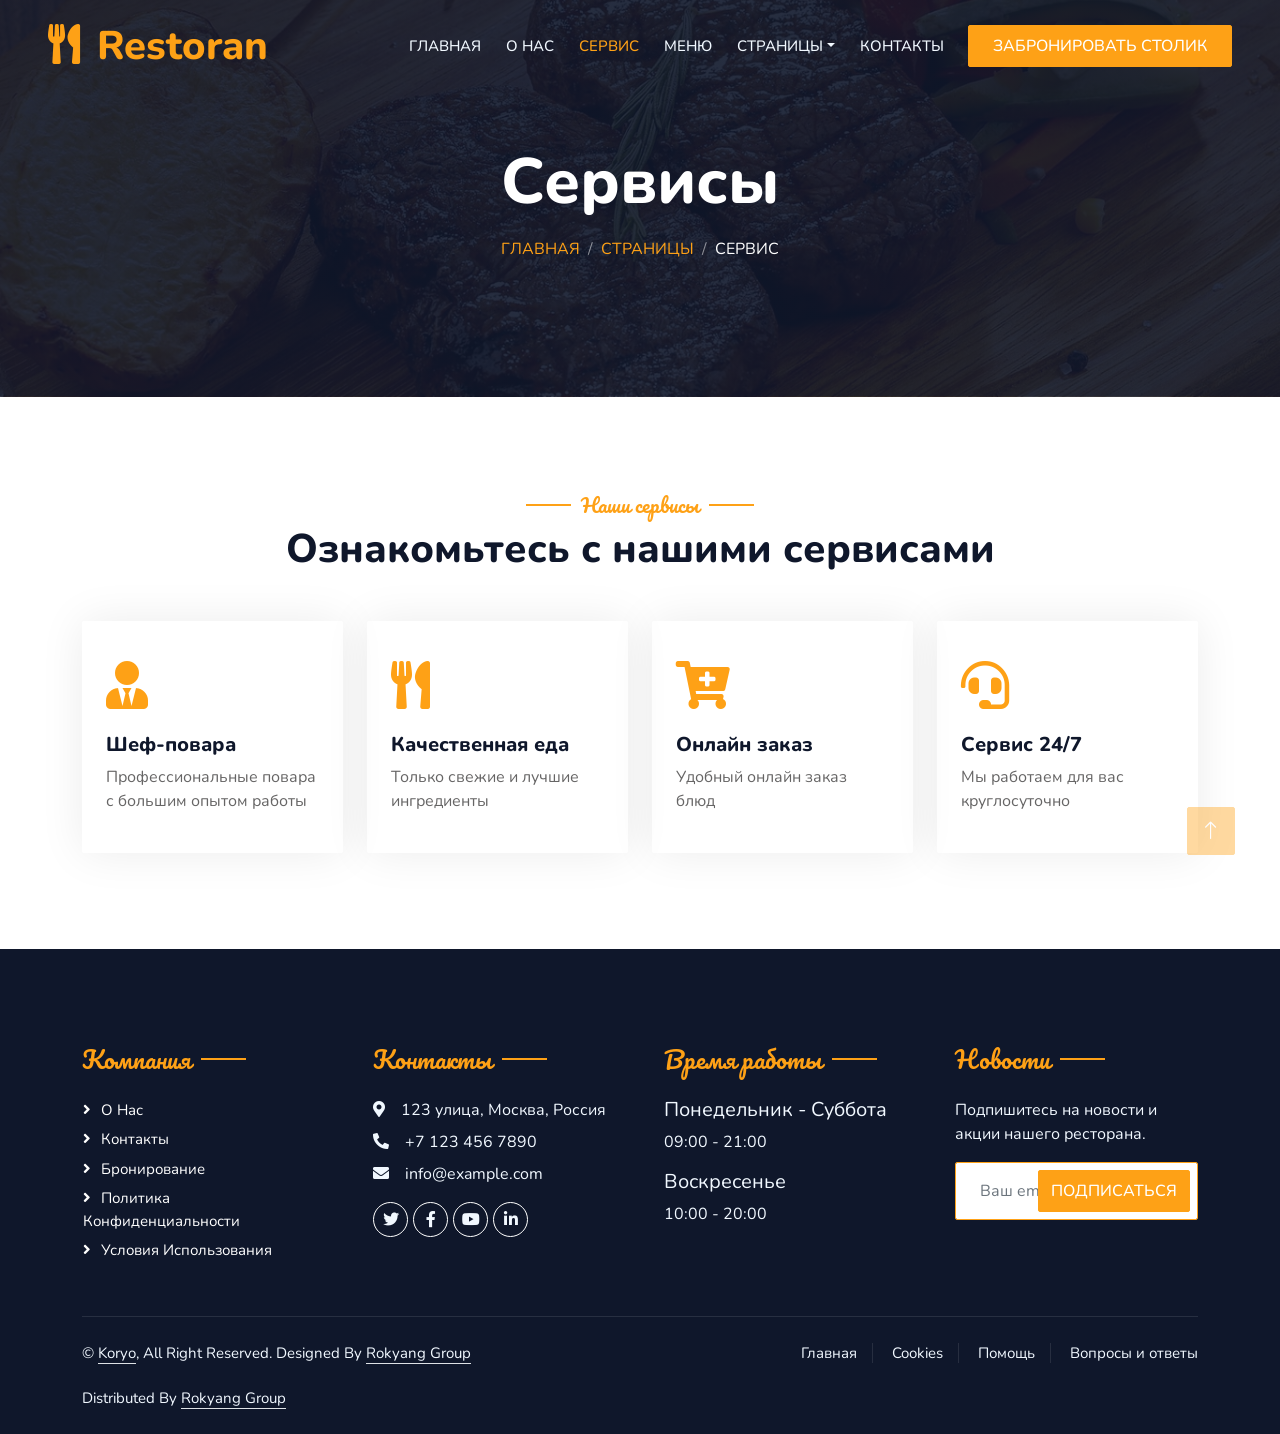
<file: service.html>
<!DOCTYPE html>
<html lang="ru">

<head>
    <meta charset="utf-8">
    <title>Ресторан - Сервис</title>
    <meta content="width=device-width, initial-scale=1.0" name="viewport">
    <meta content="" name="keywords">
    <meta content="" name="description">

    <!-- Favicon -->
    <link href="img/favicon.ico" rel="icon">

    <!-- Google Web Fonts -->
    <link rel="preconnect" href="https://fonts.googleapis.com">
    <link rel="preconnect" href="https://fonts.gstatic.com" crossorigin>
    <link href="https://fonts.googleapis.com/css2?family=Heebo:wght@400;500;600&family=Nunito:wght@600;700;800&family=Pacifico&display=swap" rel="stylesheet">

    <!-- Icon Font Stylesheet -->
    <link href="https://cdnjs.cloudflare.com/ajax/libs/font-awesome/5.10.0/css/all.min.css" rel="stylesheet">
    <link href="https://cdn.jsdelivr.net/npm/bootstrap-icons@1.4.1/font/bootstrap-icons.css" rel="stylesheet">

    <!-- Libraries Stylesheet -->
    <link href="lib/animate/animate.min.css" rel="stylesheet">
    <link href="lib/owlcarousel/assets/owl.carousel.min.css" rel="stylesheet">
    <link href="lib/tempusdominus/css/tempusdominus-bootstrap-4.min.css" rel="stylesheet" />

    <!-- Customized Bootstrap Stylesheet -->
    <link href="css/bootstrap.min.css" rel="stylesheet">

    <!-- Template Stylesheet -->
    <link href="css/style.css" rel="stylesheet">
</head>

<body>
    <div class="container-xxl bg-white p-0">
        <!-- Spinner Start -->
        <div id="spinner" class="show bg-white position-fixed translate-middle w-100 vh-100 top-50 start-50 d-flex align-items-center justify-content-center">
            <div class="spinner-border text-primary" style="width: 3rem; height: 3rem;" role="status">
                <span class="sr-only">Loading...</span>
            </div>
        </div>
        <!-- Spinner End -->


        <!-- Navbar & Hero Start -->
        <div class="container-xxl position-relative p-0">
            <nav class="navbar navbar-expand-lg navbar-dark bg-dark px-4 px-lg-5 py-3 py-lg-0">
                <a href="" class="navbar-brand p-0">
                    <h1 class="text-primary m-0"><i class="fa fa-utensils me-3"></i>Restoran</h1>
                    <!-- <img src="img/logo.png" alt="Logo"> -->
                </a>
                <button class="navbar-toggler" type="button" data-bs-toggle="collapse" data-bs-target="#navbarCollapse">
                    <span class="fa fa-bars"></span>
                </button>
                <div class="collapse navbar-collapse" id="navbarCollapse">
                    <div class="navbar-nav ms-auto py-0 pe-4">
                        <a href="index.html" class="nav-item nav-link">Главная</a>
                        <a href="about.html" class="nav-item nav-link">О нас</a>
                        <a href="service.html" class="nav-item nav-link active">Сервис</a>
                        <a href="menu.html" class="nav-item nav-link">Меню</a>
                        <div class="nav-item dropdown">
                            <a href="#" class="nav-link dropdown-toggle" data-bs-toggle="dropdown">Страницы</a>
                            <div class="dropdown-menu m-0">
                                <a href="booking.html" class="dropdown-item">Бронирование</a>
                                <a href="team.html" class="dropdown-item">Наша команда</a>
                                <a href="testimonial.html" class="dropdown-item">Отзывы</a>
                            </div>
                        </div>
                        <a href="contact.html" class="nav-item nav-link">Контакты</a>
                    </div>
                    <a href="" class="btn btn-primary py-2 px-4">Забронировать столик</a>
                </div>
            </nav>

            <div class="container-xxl py-5 bg-dark hero-header mb-5">
                <div class="container text-center my-5 pt-5 pb-4">
                    <h1 class="display-3 text-white mb-3 animated slideInDown">Сервисы</h1>
                    <nav aria-label="breadcrumb">
                        <ol class="breadcrumb justify-content-center text-uppercase">
                            <li class="breadcrumb-item"><a href="#">Главная</a></li>
                            <li class="breadcrumb-item"><a href="#">Страницы</a></li>
                            <li class="breadcrumb-item text-white active" aria-current="page">Сервис</li>
                        </ol>
                    </nav>
                </div>
            </div>
        </div>
        <!-- Navbar & Hero End -->


        <!-- Service Start -->
        <div class="container-xxl py-5">
            <div class="container">
                <div class="text-center wow fadeInUp" data-wow-delay="0.1s">
                    <h5 class="section-title ff-secondary text-center text-primary fw-normal">Наши сервисы</h5>
                    <h1 class="mb-5">Ознакомьтесь с нашими сервисами</h1>
                </div>
                <div class="row g-4">
                    <div class="col-lg-3 col-sm-6 wow fadeInUp" data-wow-delay="0.1s">
                        <div class="service-item rounded pt-3">
                            <div class="p-4">
                                <i class="fa fa-3x fa-user-tie text-primary mb-4"></i>
                                <h5>Шеф-повара</h5>
                                <p>Профессиональные повара с большим опытом работы</p>
                            </div>
                        </div>
                    </div>
                    <div class="col-lg-3 col-sm-6 wow fadeInUp" data-wow-delay="0.3s">
                        <div class="service-item rounded pt-3">
                            <div class="p-4">
                                <i class="fa fa-3x fa-utensils text-primary mb-4"></i>
                                <h5>Качественная еда</h5>
                                <p>Только свежие и лучшие ингредиенты</p>
                            </div>
                        </div>
                    </div>
                    <div class="col-lg-3 col-sm-6 wow fadeInUp" data-wow-delay="0.5s">
                        <div class="service-item rounded pt-3">
                            <div class="p-4">
                                <i class="fa fa-3x fa-cart-plus text-primary mb-4"></i>
                                <h5>Онлайн заказ</h5>
                                <p>Удобный онлайн заказ блюд</p>
                            </div>
                        </div>
                    </div>
                    <div class="col-lg-3 col-sm-6 wow fadeInUp" data-wow-delay="0.7s">
                        <div class="service-item rounded pt-3">
                            <div class="p-4">
                                <i class="fa fa-3x fa-headset text-primary mb-4"></i>
                                <h5>Сервис 24/7</h5>
                                <p>Мы работаем для вас круглосуточно</p>
                            </div>
                        </div>
                    </div>
                </div>
            </div>
        </div>
        <!-- Service End -->
        

        <!-- Footer Start -->
        <div class="container-fluid bg-dark text-light footer pt-5 mt-5 wow fadeIn" data-wow-delay="0.1s">
            <div class="container py-5">
                <div class="row g-5">
                    <div class="col-lg-3 col-md-6">
                        <h4 class="section-title ff-secondary text-start text-primary fw-normal mb-4">Компания</h4>
                        <a class="btn btn-link" href="">О нас</a>
                        <a class="btn btn-link" href="">Контакты</a>
                        <a class="btn btn-link" href="">Бронирование</a>
                        <a class="btn btn-link" href="">Политика конфиденциальности</a>
                        <a class="btn btn-link" href="">Условия использования</a>
                    </div>
                    <div class="col-lg-3 col-md-6">
                        <h4 class="section-title ff-secondary text-start text-primary fw-normal mb-4">Контакты</h4>
                        <p class="mb-2"><i class="fa fa-map-marker-alt me-3"></i>123 улица, Москва, Россия</p>
                        <p class="mb-2"><i class="fa fa-phone-alt me-3"></i>+7 123 456 7890</p>
                        <p class="mb-2"><i class="fa fa-envelope me-3"></i>info@example.com</p>
                        <div class="d-flex pt-2">
                            <a class="btn btn-outline-light btn-social" href=""><i class="fab fa-twitter"></i></a>
                            <a class="btn btn-outline-light btn-social" href=""><i class="fab fa-facebook-f"></i></a>
                            <a class="btn btn-outline-light btn-social" href=""><i class="fab fa-youtube"></i></a>
                            <a class="btn btn-outline-light btn-social" href=""><i class="fab fa-linkedin-in"></i></a>
                        </div>
                    </div>
                    <div class="col-lg-3 col-md-6">
                        <h4 class="section-title ff-secondary text-start text-primary fw-normal mb-4">Время работы</h4>
                        <h5 class="text-light fw-normal">Понедельник - Суббота</h5>
                        <p>09:00 - 21:00</p>
                        <h5 class="text-light fw-normal">Воскресенье</h5>
                        <p>10:00 - 20:00</p>
                    </div>
                    <div class="col-lg-3 col-md-6">
                        <h4 class="section-title ff-secondary text-start text-primary fw-normal mb-4">Новости</h4>
                        <p>Подпишитесь на новости и акции нашего ресторана.</p>
                        <div class="position-relative mx-auto" style="max-width: 400px;">
                            <input class="form-control border-primary w-100 py-3 ps-4 pe-5" type="text" placeholder="Ваш email">
                            <button type="button" class="btn btn-primary py-2 position-absolute top-0 end-0 mt-2 me-2">Подписаться</button>
                        </div>
                    </div>
                </div>
            </div>
            <div class="container">
                <div class="copyright">
                    <div class="row">
                        <div class="col-md-6 text-center text-md-start mb-3 mb-md-0">
                            &copy; <a class="border-bottom" href="#">Koryo</a>, All Right Reserved. 
							
							<!--/*** This template is free as long as you keep the footer author’s credit link/attribution link/backlink. If you'd like to use the template without the footer author’s credit link/attribution link/backlink, you can purchase the Credit Removal License from "https://htmlcodex.com/credit-removal". Thank you for your support. ***/-->
							Designed By <a class="border-bottom" href="https://htmlcodex.com">Rokyang Group</a><br><br>
                            Distributed By <a class="border-bottom" href="https://themewagon.com" target="_blank">Rokyang Group</a>
                        </div>
                        <div class="col-md-6 text-center text-md-end">
                            <div class="footer-menu">
                                <a href="">Главная</a>
                                <a href="">Cookies</a>
                                <a href="">Помощь</a>
                                <a href="">Вопросы и ответы</a>
                            </div>
                        </div>
                    </div>
                </div>
            </div>
        </div>
        <!-- Footer End -->


        <!-- Back to Top -->
        <a href="#" class="btn btn-lg btn-primary btn-lg-square back-to-top"><i class="bi bi-arrow-up"></i></a>
    </div>

    <!-- JavaScript Libraries -->
    <script src="https://code.jquery.com/jquery-3.4.1.min.js"></script>
    <script src="https://cdn.jsdelivr.net/npm/bootstrap@5.0.0/dist/js/bootstrap.bundle.min.js"></script>
    <script src="lib/wow/wow.min.js"></script>
    <script src="lib/easing/easing.min.js"></script>
    <script src="lib/waypoints/waypoints.min.js"></script>
    <script src="lib/counterup/counterup.min.js"></script>
    <script src="lib/owlcarousel/owl.carousel.min.js"></script>
    <script src="lib/tempusdominus/js/moment.min.js"></script>
    <script src="lib/tempusdominus/js/moment-timezone.min.js"></script>
    <script src="lib/tempusdominus/js/tempusdominus-bootstrap-4.min.js"></script>

    <!-- Template Javascript -->
    <script src="js/main.js"></script>
</body>

</html>
</file>
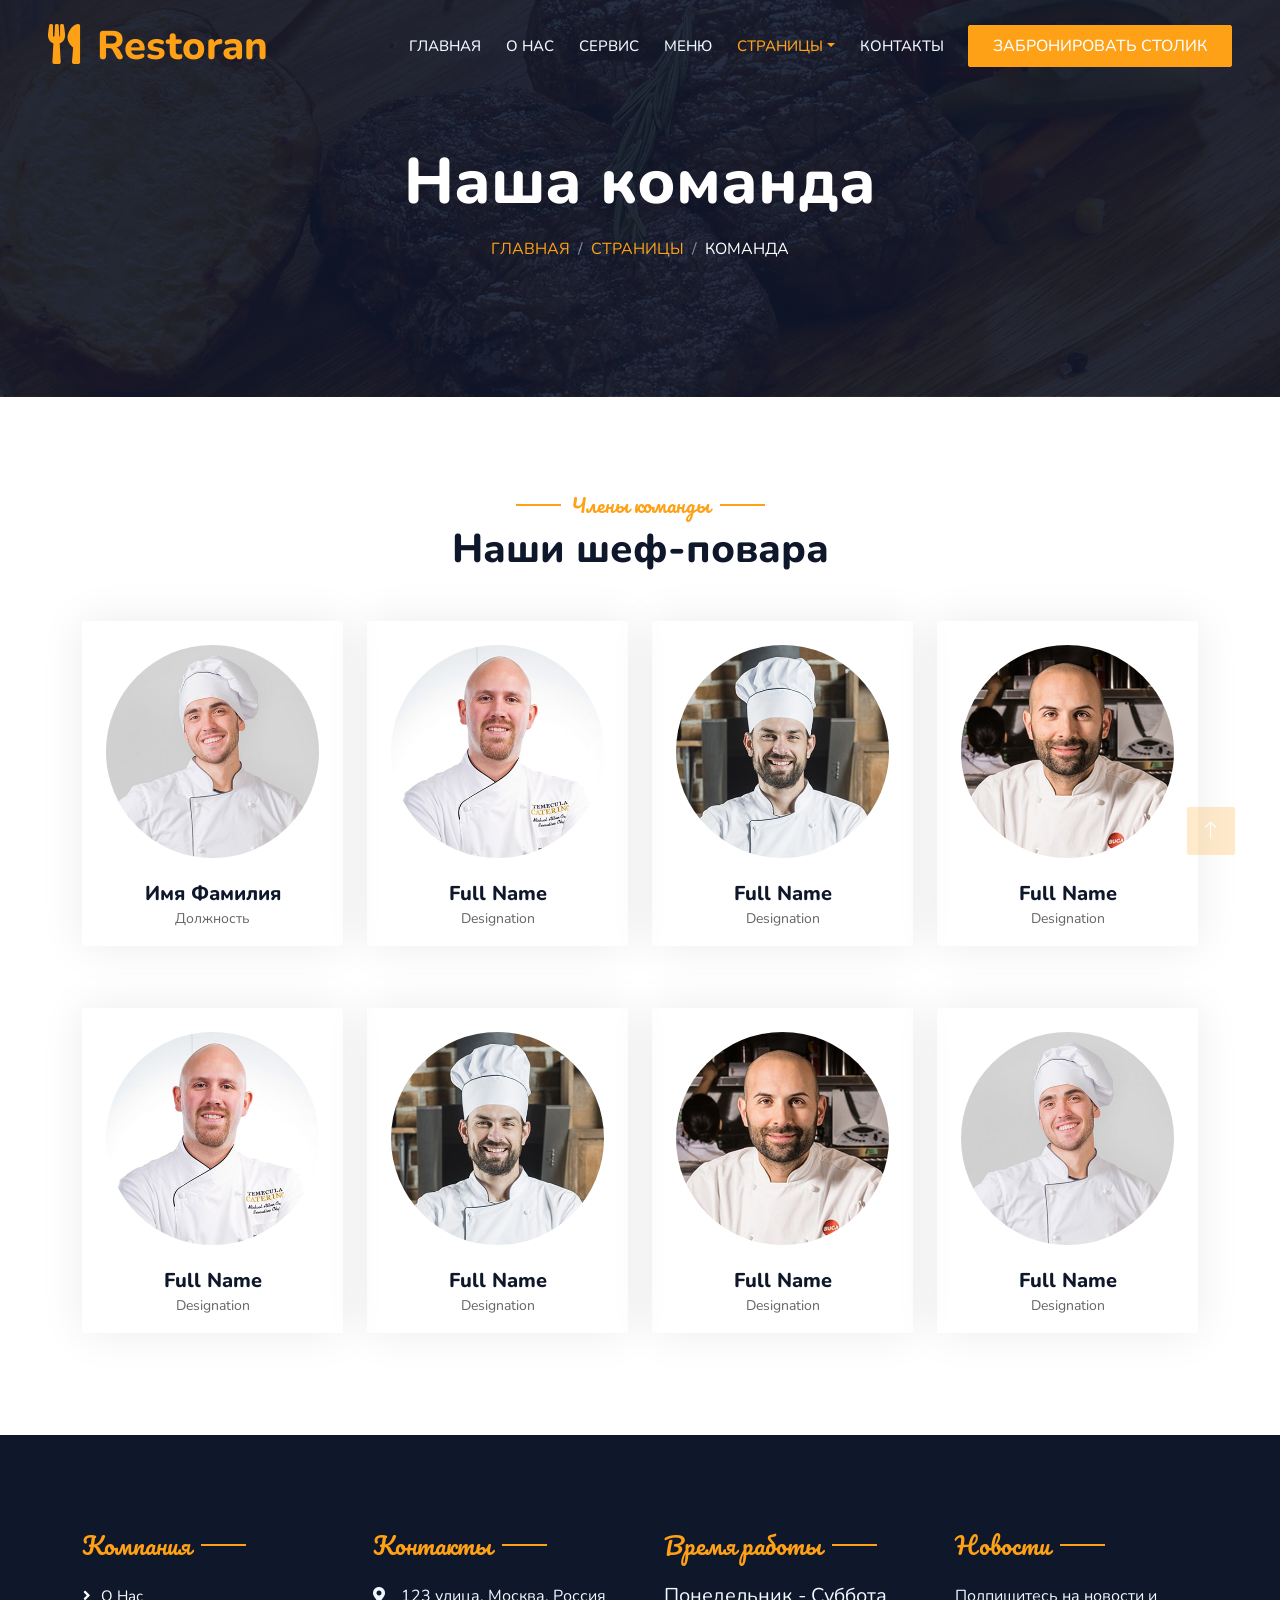
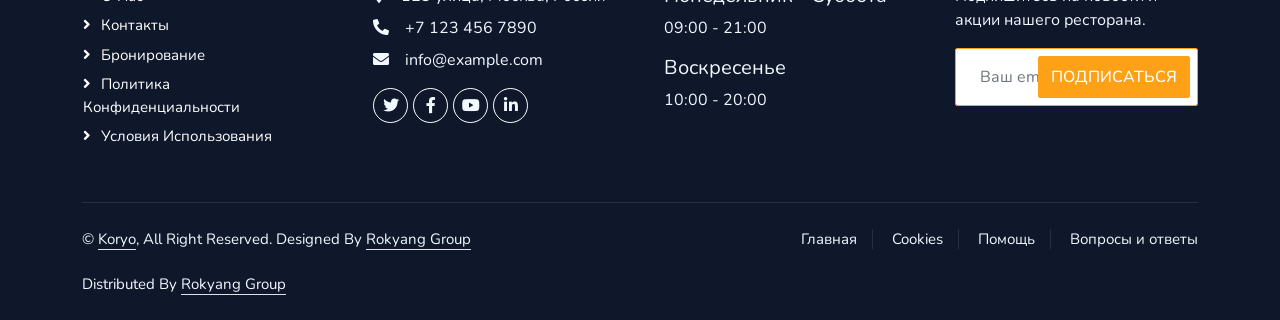
<file: team.html>
<!DOCTYPE html>
<html lang="ru">

<head>
    <meta charset="utf-8">
    <title>Ресторан - Наша команда</title>
    <meta content="width=device-width, initial-scale=1.0" name="viewport">
    <meta content="" name="keywords">
    <meta content="" name="description">

    <!-- Favicon -->
    <link href="img/favicon.ico" rel="icon">

    <!-- Google Web Fonts -->
    <link rel="preconnect" href="https://fonts.googleapis.com">
    <link rel="preconnect" href="https://fonts.gstatic.com" crossorigin>
    <link href="https://fonts.googleapis.com/css2?family=Heebo:wght@400;500;600&family=Nunito:wght@600;700;800&family=Pacifico&display=swap" rel="stylesheet">

    <!-- Icon Font Stylesheet -->
    <link href="https://cdnjs.cloudflare.com/ajax/libs/font-awesome/5.10.0/css/all.min.css" rel="stylesheet">
    <link href="https://cdn.jsdelivr.net/npm/bootstrap-icons@1.4.1/font/bootstrap-icons.css" rel="stylesheet">

    <!-- Libraries Stylesheet -->
    <link href="lib/animate/animate.min.css" rel="stylesheet">
    <link href="lib/owlcarousel/assets/owl.carousel.min.css" rel="stylesheet">
    <link href="lib/tempusdominus/css/tempusdominus-bootstrap-4.min.css" rel="stylesheet" />

    <!-- Customized Bootstrap Stylesheet -->
    <link href="css/bootstrap.min.css" rel="stylesheet">

    <!-- Template Stylesheet -->
    <link href="css/style.css" rel="stylesheet">
</head>

<body>
    <div class="container-xxl bg-white p-0">
        <!-- Spinner Start -->
        <div id="spinner" class="show bg-white position-fixed translate-middle w-100 vh-100 top-50 start-50 d-flex align-items-center justify-content-center">
            <div class="spinner-border text-primary" style="width: 3rem; height: 3rem;" role="status">
                <span class="sr-only">Loading...</span>
            </div>
        </div>
        <!-- Spinner End -->


        <!-- Navbar & Hero Start -->
        <div class="container-xxl position-relative p-0">
            <nav class="navbar navbar-expand-lg navbar-dark bg-dark px-4 px-lg-5 py-3 py-lg-0">
                <a href="" class="navbar-brand p-0">
                    <h1 class="text-primary m-0"><i class="fa fa-utensils me-3"></i>Restoran</h1>
                    <!-- <img src="img/logo.png" alt="Logo"> -->
                </a>
                <button class="navbar-toggler" type="button" data-bs-toggle="collapse" data-bs-target="#navbarCollapse">
                    <span class="fa fa-bars"></span>
                </button>
                <div class="collapse navbar-collapse" id="navbarCollapse">
                    <div class="navbar-nav ms-auto py-0 pe-4">
                        <a href="index.html" class="nav-item nav-link">Главная</a>
                        <a href="about.html" class="nav-item nav-link">О нас</a>
                        <a href="service.html" class="nav-item nav-link">Сервис</a>
                        <a href="menu.html" class="nav-item nav-link">Меню</a>
                        <div class="nav-item dropdown">
                            <a href="#" class="nav-link dropdown-toggle active" data-bs-toggle="dropdown">Страницы</a>
                            <div class="dropdown-menu m-0">
                                <a href="booking.html" class="dropdown-item">Бронирование</a>
                                <a href="team.html" class="dropdown-item active">Наша команда</a>
                                <a href="testimonial.html" class="dropdown-item">Отзывы</a>
                            </div>
                        </div>
                        <a href="contact.html" class="nav-item nav-link">Контакты</a>
                    </div>
                    <a href="" class="btn btn-primary py-2 px-4">Забронировать столик</a>
                </div>
            </nav>

            <div class="container-xxl py-5 bg-dark hero-header mb-5">
                <div class="container text-center my-5 pt-5 pb-4">
                    <h1 class="display-3 text-white mb-3 animated slideInDown">Наша команда</h1>
                    <nav aria-label="breadcrumb">
                        <ol class="breadcrumb justify-content-center text-uppercase">
                            <li class="breadcrumb-item"><a href="#">Главная</a></li>
                            <li class="breadcrumb-item"><a href="#">Страницы</a></li>
                            <li class="breadcrumb-item text-white active" aria-current="page">Команда</li>
                        </ol>
                    </nav>
                </div>
            </div>
        </div>
        <!-- Navbar & Hero End -->


        <!-- Team Start -->
        <div class="container-xxl pt-5 pb-3">
            <div class="container">
                <div class="text-center wow fadeInUp" data-wow-delay="0.1s">
                    <h5 class="section-title ff-secondary text-center text-primary fw-normal">Члены команды</h5>
                    <h1 class="mb-5">Наши шеф-повара</h1>
                </div>
                <div class="row g-4">
                    <div class="col-lg-3 col-md-6 wow fadeInUp" data-wow-delay="0.1s">
                        <div class="team-item text-center rounded overflow-hidden">
                            <div class="rounded-circle overflow-hidden m-4">
                                <img class="img-fluid" src="img/team-1.jpg" alt="">
                            </div>
                            <h5 class="mb-0">Имя Фамилия</h5>
                            <small>Должность</small>
                            <div class="d-flex justify-content-center mt-3">
                                <a class="btn btn-square btn-primary mx-1" href=""><i class="fab fa-facebook-f"></i></a>
                                <a class="btn btn-square btn-primary mx-1" href=""><i class="fab fa-twitter"></i></a>
                                <a class="btn btn-square btn-primary mx-1" href=""><i class="fab fa-instagram"></i></a>
                            </div>
                        </div>
                    </div>
                    <div class="col-lg-3 col-md-6 wow fadeInUp" data-wow-delay="0.3s">
                        <div class="team-item text-center rounded overflow-hidden">
                            <div class="rounded-circle overflow-hidden m-4">
                                <img class="img-fluid" src="img/team-2.jpg" alt="">
                            </div>
                            <h5 class="mb-0">Full Name</h5>
                            <small>Designation</small>
                            <div class="d-flex justify-content-center mt-3">
                                <a class="btn btn-square btn-primary mx-1" href=""><i class="fab fa-facebook-f"></i></a>
                                <a class="btn btn-square btn-primary mx-1" href=""><i class="fab fa-twitter"></i></a>
                                <a class="btn btn-square btn-primary mx-1" href=""><i class="fab fa-instagram"></i></a>
                            </div>
                        </div>
                    </div>
                    <div class="col-lg-3 col-md-6 wow fadeInUp" data-wow-delay="0.5s">
                        <div class="team-item text-center rounded overflow-hidden">
                            <div class="rounded-circle overflow-hidden m-4">
                                <img class="img-fluid" src="img/team-3.jpg" alt="">
                            </div>
                            <h5 class="mb-0">Full Name</h5>
                            <small>Designation</small>
                            <div class="d-flex justify-content-center mt-3">
                                <a class="btn btn-square btn-primary mx-1" href=""><i class="fab fa-facebook-f"></i></a>
                                <a class="btn btn-square btn-primary mx-1" href=""><i class="fab fa-twitter"></i></a>
                                <a class="btn btn-square btn-primary mx-1" href=""><i class="fab fa-instagram"></i></a>
                            </div>
                        </div>
                    </div>
                    <div class="col-lg-3 col-md-6 wow fadeInUp" data-wow-delay="0.7s">
                        <div class="team-item text-center rounded overflow-hidden">
                            <div class="rounded-circle overflow-hidden m-4">
                                <img class="img-fluid" src="img/team-4.jpg" alt="">
                            </div>
                            <h5 class="mb-0">Full Name</h5>
                            <small>Designation</small>
                            <div class="d-flex justify-content-center mt-3">
                                <a class="btn btn-square btn-primary mx-1" href=""><i class="fab fa-facebook-f"></i></a>
                                <a class="btn btn-square btn-primary mx-1" href=""><i class="fab fa-twitter"></i></a>
                                <a class="btn btn-square btn-primary mx-1" href=""><i class="fab fa-instagram"></i></a>
                            </div>
                        </div>
                    </div>
                    <div class="col-lg-3 col-md-6 wow fadeInUp" data-wow-delay="0.1s">
                        <div class="team-item text-center rounded overflow-hidden">
                            <div class="rounded-circle overflow-hidden m-4">
                                <img class="img-fluid" src="img/team-2.jpg" alt="">
                            </div>
                            <h5 class="mb-0">Full Name</h5>
                            <small>Designation</small>
                            <div class="d-flex justify-content-center mt-3">
                                <a class="btn btn-square btn-primary mx-1" href=""><i class="fab fa-facebook-f"></i></a>
                                <a class="btn btn-square btn-primary mx-1" href=""><i class="fab fa-twitter"></i></a>
                                <a class="btn btn-square btn-primary mx-1" href=""><i class="fab fa-instagram"></i></a>
                            </div>
                        </div>
                    </div>
                    <div class="col-lg-3 col-md-6 wow fadeInUp" data-wow-delay="0.3s">
                        <div class="team-item text-center rounded overflow-hidden">
                            <div class="rounded-circle overflow-hidden m-4">
                                <img class="img-fluid" src="img/team-3.jpg" alt="">
                            </div>
                            <h5 class="mb-0">Full Name</h5>
                            <small>Designation</small>
                            <div class="d-flex justify-content-center mt-3">
                                <a class="btn btn-square btn-primary mx-1" href=""><i class="fab fa-facebook-f"></i></a>
                                <a class="btn btn-square btn-primary mx-1" href=""><i class="fab fa-twitter"></i></a>
                                <a class="btn btn-square btn-primary mx-1" href=""><i class="fab fa-instagram"></i></a>
                            </div>
                        </div>
                    </div>
                    <div class="col-lg-3 col-md-6 wow fadeInUp" data-wow-delay="0.5s">
                        <div class="team-item text-center rounded overflow-hidden">
                            <div class="rounded-circle overflow-hidden m-4">
                                <img class="img-fluid" src="img/team-4.jpg" alt="">
                            </div>
                            <h5 class="mb-0">Full Name</h5>
                            <small>Designation</small>
                            <div class="d-flex justify-content-center mt-3">
                                <a class="btn btn-square btn-primary mx-1" href=""><i class="fab fa-facebook-f"></i></a>
                                <a class="btn btn-square btn-primary mx-1" href=""><i class="fab fa-twitter"></i></a>
                                <a class="btn btn-square btn-primary mx-1" href=""><i class="fab fa-instagram"></i></a>
                            </div>
                        </div>
                    </div>
                    <div class="col-lg-3 col-md-6 wow fadeInUp" data-wow-delay="0.7s">
                        <div class="team-item text-center rounded overflow-hidden">
                            <div class="rounded-circle overflow-hidden m-4">
                                <img class="img-fluid" src="img/team-1.jpg" alt="">
                            </div>
                            <h5 class="mb-0">Full Name</h5>
                            <small>Designation</small>
                            <div class="d-flex justify-content-center mt-3">
                                <a class="btn btn-square btn-primary mx-1" href=""><i class="fab fa-facebook-f"></i></a>
                                <a class="btn btn-square btn-primary mx-1" href=""><i class="fab fa-twitter"></i></a>
                                <a class="btn btn-square btn-primary mx-1" href=""><i class="fab fa-instagram"></i></a>
                            </div>
                        </div>
                    </div>
                </div>
            </div>
        </div>
        <!-- Team End -->
        

        <!-- Footer Start -->
        <div class="container-fluid bg-dark text-light footer pt-5 mt-5 wow fadeIn" data-wow-delay="0.1s">
            <div class="container py-5">
                <div class="row g-5">
                    <div class="col-lg-3 col-md-6">
                        <h4 class="section-title ff-secondary text-start text-primary fw-normal mb-4">Компания</h4>
                        <a class="btn btn-link" href="">О нас</a>
                        <a class="btn btn-link" href="">Контакты</a>
                        <a class="btn btn-link" href="">Бронирование</a>
                        <a class="btn btn-link" href="">Политика конфиденциальности</a>
                        <a class="btn btn-link" href="">Условия использования</a>
                    </div>
                    <div class="col-lg-3 col-md-6">
                        <h4 class="section-title ff-secondary text-start text-primary fw-normal mb-4">Контакты</h4>
                        <p class="mb-2"><i class="fa fa-map-marker-alt me-3"></i>123 улица, Москва, Россия</p>
                        <p class="mb-2"><i class="fa fa-phone-alt me-3"></i>+7 123 456 7890</p>
                        <p class="mb-2"><i class="fa fa-envelope me-3"></i>info@example.com</p>
                        <div class="d-flex pt-2">
                            <a class="btn btn-outline-light btn-social" href=""><i class="fab fa-twitter"></i></a>
                            <a class="btn btn-outline-light btn-social" href=""><i class="fab fa-facebook-f"></i></a>
                            <a class="btn btn-outline-light btn-social" href=""><i class="fab fa-youtube"></i></a>
                            <a class="btn btn-outline-light btn-social" href=""><i class="fab fa-linkedin-in"></i></a>
                        </div>
                    </div>
                    <div class="col-lg-3 col-md-6">
                        <h4 class="section-title ff-secondary text-start text-primary fw-normal mb-4">Время работы</h4>
                        <h5 class="text-light fw-normal">Понедельник - Суббота</h5>
                        <p>09:00 - 21:00</p>
                        <h5 class="text-light fw-normal">Воскресенье</h5>
                        <p>10:00 - 20:00</p>
                    </div>
                    <div class="col-lg-3 col-md-6">
                        <h4 class="section-title ff-secondary text-start text-primary fw-normal mb-4">Новости</h4>
                        <p>Подпишитесь на новости и акции нашего ресторана.</p>
                        <div class="position-relative mx-auto" style="max-width: 400px;">
                            <input class="form-control border-primary w-100 py-3 ps-4 pe-5" type="text" placeholder="Ваш email">
                            <button type="button" class="btn btn-primary py-2 position-absolute top-0 end-0 mt-2 me-2">Подписаться</button>
                        </div>
                    </div>
                </div>
            </div>
            <div class="container">
                <div class="copyright">
                    <div class="row">
                        <div class="col-md-6 text-center text-md-start mb-3 mb-md-0">
                            &copy; <a class="border-bottom" href="#">Koryo</a>, All Right Reserved. 
							
							<!--/*** This template is free as long as you keep the footer author’s credit link/attribution link/backlink. If you'd like to use the template without the footer author’s credit link/attribution link/backlink, you can purchase the Credit Removal License from "https://htmlcodex.com/credit-removal". Thank you for your support. ***/-->
							Designed By <a class="border-bottom" href="https://htmlcodex.com">Rokyang Group</a><br><br>
                            Distributed By <a class="border-bottom" href="https://themewagon.com" target="_blank">Rokyang Group</a>
                        </div>
                        <div class="col-md-6 text-center text-md-end">
                            <div class="footer-menu">
                                <a href="">Главная</a>
                                <a href="">Cookies</a>
                                <a href="">Помощь</a>
                                <a href="">Вопросы и ответы</a>
                            </div>
                        </div>
                    </div>
                </div>
            </div>
        </div>
        <!-- Footer End -->


        <!-- Back to Top -->
        <a href="#" class="btn btn-lg btn-primary btn-lg-square back-to-top"><i class="bi bi-arrow-up"></i></a>
    </div>

    <!-- JavaScript Libraries -->
    <script src="https://code.jquery.com/jquery-3.4.1.min.js"></script>
    <script src="https://cdn.jsdelivr.net/npm/bootstrap@5.0.0/dist/js/bootstrap.bundle.min.js"></script>
    <script src="lib/wow/wow.min.js"></script>
    <script src="lib/easing/easing.min.js"></script>
    <script src="lib/waypoints/waypoints.min.js"></script>
    <script src="lib/counterup/counterup.min.js"></script>
    <script src="lib/owlcarousel/owl.carousel.min.js"></script>
    <script src="lib/tempusdominus/js/moment.min.js"></script>
    <script src="lib/tempusdominus/js/moment-timezone.min.js"></script>
    <script src="lib/tempusdominus/js/tempusdominus-bootstrap-4.min.js"></script>

    <!-- Template Javascript -->
    <script src="js/main.js"></script>
</body>

</html>
</file>
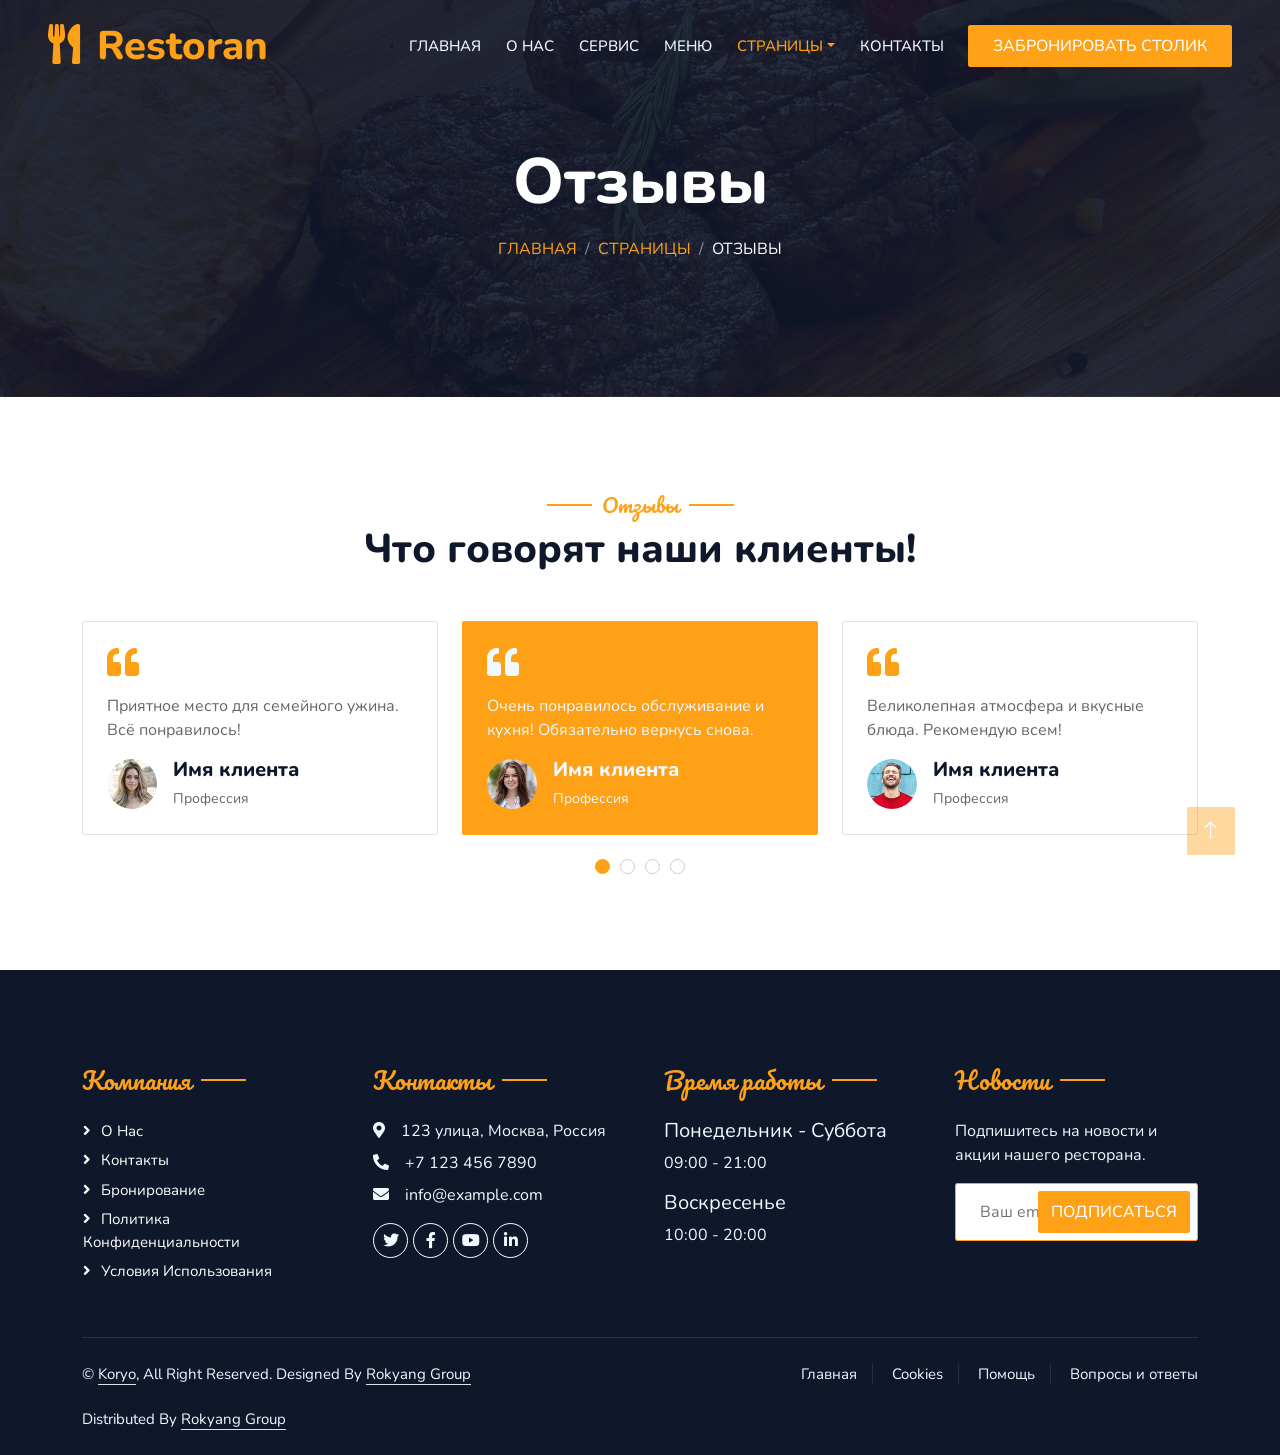
<file: testimonial.html>
<!DOCTYPE html>
<html lang="ru">

<head>
    <meta charset="utf-8">
    <title>Ресторан - Отзывы</title>
    <meta content="width=device-width, initial-scale=1.0" name="viewport">
    <meta content="" name="keywords">
    <meta content="" name="description">

    <!-- Favicon -->
    <link href="img/favicon.ico" rel="icon">

    <!-- Google Web Fonts -->
    <link rel="preconnect" href="https://fonts.googleapis.com">
    <link rel="preconnect" href="https://fonts.gstatic.com" crossorigin>
    <link href="https://fonts.googleapis.com/css2?family=Heebo:wght@400;500;600&family=Nunito:wght@600;700;800&family=Pacifico&display=swap" rel="stylesheet">

    <!-- Icon Font Stylesheet -->
    <link href="https://cdnjs.cloudflare.com/ajax/libs/font-awesome/5.10.0/css/all.min.css" rel="stylesheet">
    <link href="https://cdn.jsdelivr.net/npm/bootstrap-icons@1.4.1/font/bootstrap-icons.css" rel="stylesheet">

    <!-- Libraries Stylesheet -->
    <link href="lib/animate/animate.min.css" rel="stylesheet">
    <link href="lib/owlcarousel/assets/owl.carousel.min.css" rel="stylesheet">
    <link href="lib/tempusdominus/css/tempusdominus-bootstrap-4.min.css" rel="stylesheet" />

    <!-- Customized Bootstrap Stylesheet -->
    <link href="css/bootstrap.min.css" rel="stylesheet">

    <!-- Template Stylesheet -->
    <link href="css/style.css" rel="stylesheet">
</head>

<body>
    <div class="container-xxl bg-white p-0">
        <!-- Spinner Start -->
        <div id="spinner" class="show bg-white position-fixed translate-middle w-100 vh-100 top-50 start-50 d-flex align-items-center justify-content-center">
            <div class="spinner-border text-primary" style="width: 3rem; height: 3rem;" role="status">
                <span class="sr-only">Loading...</span>
            </div>
        </div>
        <!-- Spinner End -->


        <!-- Navbar & Hero Start -->
        <div class="container-xxl position-relative p-0">
            <nav class="navbar navbar-expand-lg navbar-dark bg-dark px-4 px-lg-5 py-3 py-lg-0">
                <a href="" class="navbar-brand p-0">
                    <h1 class="text-primary m-0"><i class="fa fa-utensils me-3"></i>Restoran</h1>
                    <!-- <img src="img/logo.png" alt="Logo"> -->
                </a>
                <button class="navbar-toggler" type="button" data-bs-toggle="collapse" data-bs-target="#navbarCollapse">
                    <span class="fa fa-bars"></span>
                </button>
                <div class="collapse navbar-collapse" id="navbarCollapse">
                    <div class="navbar-nav ms-auto py-0 pe-4">
                        <a href="index.html" class="nav-item nav-link">Главная</a>
                        <a href="about.html" class="nav-item nav-link">О нас</a>
                        <a href="service.html" class="nav-item nav-link">Сервис</a>
                        <a href="menu.html" class="nav-item nav-link">Меню</a>
                        <div class="nav-item dropdown">
                            <a href="#" class="nav-link dropdown-toggle active" data-bs-toggle="dropdown">Страницы</a>
                            <div class="dropdown-menu m-0">
                                <a href="booking.html" class="dropdown-item">Бронирование</a>
                                <a href="team.html" class="dropdown-item">Наша команда</a>
                                <a href="testimonial.html" class="dropdown-item active">Отзывы</a>
                            </div>
                        </div>
                        <a href="contact.html" class="nav-item nav-link">Контакты</a>
                    </div>
                    <a href="" class="btn btn-primary py-2 px-4">Забронировать столик</a>
                </div>
            </nav>

            <div class="container-xxl py-5 bg-dark hero-header mb-5">
                <div class="container text-center my-5 pt-5 pb-4">
                    <h1 class="display-3 text-white mb-3 animated slideInDown">Отзывы</h1>
                    <nav aria-label="breadcrumb">
                        <ol class="breadcrumb justify-content-center text-uppercase">
                            <li class="breadcrumb-item"><a href="#">Главная</a></li>
                            <li class="breadcrumb-item"><a href="#">Страницы</a></li>
                            <li class="breadcrumb-item text-white active" aria-current="page">Отзывы</li>
                        </ol>
                    </nav>
                </div>
            </div>
        </div>
        <!-- Navbar & Hero End -->


        <!-- Testimonial Start -->
        <div class="container-xxl py-5 wow fadeInUp" data-wow-delay="0.1s">
            <div class="container">
                <div class="text-center">
                    <h5 class="section-title ff-secondary text-center text-primary fw-normal">Отзывы</h5>
                    <h1 class="mb-5">Что говорят наши клиенты!</h1>
                </div>
                <div class="owl-carousel testimonial-carousel">
                    <div class="testimonial-item bg-transparent border rounded p-4">
                        <i class="fa fa-quote-left fa-2x text-primary mb-3"></i>
                        <p>Очень понравилось обслуживание и кухня! Обязательно вернусь снова.</p>
                        <div class="d-flex align-items-center">
                            <img class="img-fluid flex-shrink-0 rounded-circle" src="img/testimonial-1.jpg" style="width: 50px; height: 50px;">
                            <div class="ps-3">
                                <h5 class="mb-1">Имя клиента</h5>
                                <small>Профессия</small>
                            </div>
                        </div>
                    </div>
                    <div class="testimonial-item bg-transparent border rounded p-4">
                        <i class="fa fa-quote-left fa-2x text-primary mb-3"></i>
                        <p>Великолепная атмосфера и вкусные блюда. Рекомендую всем!</p>
                        <div class="d-flex align-items-center">
                            <img class="img-fluid flex-shrink-0 rounded-circle" src="img/testimonial-2.jpg" style="width: 50px; height: 50px;">
                            <div class="ps-3">
                                <h5 class="mb-1">Имя клиента</h5>
                                <small>Профессия</small>
                            </div>
                        </div>
                    </div>
                    <div class="testimonial-item bg-transparent border rounded p-4">
                        <i class="fa fa-quote-left fa-2x text-primary mb-3"></i>
                        <p>Лучший ресторан в городе! Персонал очень вежливый.</p>
                        <div class="d-flex align-items-center">
                            <img class="img-fluid flex-shrink-0 rounded-circle" src="img/testimonial-3.jpg" style="width: 50px; height: 50px;">
                            <div class="ps-3">
                                <h5 class="mb-1">Имя клиента</h5>
                                <small>Профессия</small>
                            </div>
                        </div>
                    </div>
                    <div class="testimonial-item bg-transparent border rounded p-4">
                        <i class="fa fa-quote-left fa-2x text-primary mb-3"></i>
                        <p>Приятное место для семейного ужина. Всё понравилось!</p>
                        <div class="d-flex align-items-center">
                            <img class="img-fluid flex-shrink-0 rounded-circle" src="img/testimonial-4.jpg" style="width: 50px; height: 50px;">
                            <div class="ps-3">
                                <h5 class="mb-1">Имя клиента</h5>
                                <small>Профессия</small>
                            </div>
                        </div>
                    </div>
                </div>
            </div>
        </div>
        <!-- Testimonial End -->
        

        <!-- Footer Start -->
        <div class="container-fluid bg-dark text-light footer pt-5 mt-5 wow fadeIn" data-wow-delay="0.1s">
            <div class="container py-5">
                <div class="row g-5">
                    <div class="col-lg-3 col-md-6">
                        <h4 class="section-title ff-secondary text-start text-primary fw-normal mb-4">Компания</h4>
                        <a class="btn btn-link" href="">О нас</a>
                        <a class="btn btn-link" href="">Контакты</a>
                        <a class="btn btn-link" href="">Бронирование</a>
                        <a class="btn btn-link" href="">Политика конфиденциальности</a>
                        <a class="btn btn-link" href="">Условия использования</a>
                    </div>
                    <div class="col-lg-3 col-md-6">
                        <h4 class="section-title ff-secondary text-start text-primary fw-normal mb-4">Контакты</h4>
                        <p class="mb-2"><i class="fa fa-map-marker-alt me-3"></i>123 улица, Москва, Россия</p>
                        <p class="mb-2"><i class="fa fa-phone-alt me-3"></i>+7 123 456 7890</p>
                        <p class="mb-2"><i class="fa fa-envelope me-3"></i>info@example.com</p>
                        <div class="d-flex pt-2">
                            <a class="btn btn-outline-light btn-social" href=""><i class="fab fa-twitter"></i></a>
                            <a class="btn btn-outline-light btn-social" href=""><i class="fab fa-facebook-f"></i></a>
                            <a class="btn btn-outline-light btn-social" href=""><i class="fab fa-youtube"></i></a>
                            <a class="btn btn-outline-light btn-social" href=""><i class="fab fa-linkedin-in"></i></a>
                        </div>
                    </div>
                    <div class="col-lg-3 col-md-6">
                        <h4 class="section-title ff-secondary text-start text-primary fw-normal mb-4">Время работы</h4>
                        <h5 class="text-light fw-normal">Понедельник - Суббота</h5>
                        <p>09:00 - 21:00</p>
                        <h5 class="text-light fw-normal">Воскресенье</h5>
                        <p>10:00 - 20:00</p>
                    </div>
                    <div class="col-lg-3 col-md-6">
                        <h4 class="section-title ff-secondary text-start text-primary fw-normal mb-4">Новости</h4>
                        <p>Подпишитесь на новости и акции нашего ресторана.</p>
                        <div class="position-relative mx-auto" style="max-width: 400px;">
                            <input class="form-control border-primary w-100 py-3 ps-4 pe-5" type="text" placeholder="Ваш email">
                            <button type="button" class="btn btn-primary py-2 position-absolute top-0 end-0 mt-2 me-2">Подписаться</button>
                        </div>
                    </div>
                </div>
            </div>
            <div class="container">
                <div class="copyright">
                    <div class="row">
                        <div class="col-md-6 text-center text-md-start mb-3 mb-md-0">
                            &copy; <a class="border-bottom" href="#">Koryo</a>, All Right Reserved. 
							
							<!--/*** This template is free as long as you keep the footer author’s credit link/attribution link/backlink. If you'd like to use the template without the footer author’s credit link/attribution link/backlink, you can purchase the Credit Removal License from "https://htmlcodex.com/credit-removal". Thank you for your support. ***/-->
							Designed By <a class="border-bottom" href="https://htmlcodex.com">Rokyang Group</a><br><br>
                            Distributed By <a class="border-bottom" href="https://themewagon.com" target="_blank">Rokyang Group</a>
                        </div>
                        <div class="col-md-6 text-center text-md-end">
                            <div class="footer-menu">
                                <a href="">Главная</a>
                                <a href="">Cookies</a>
                                <a href="">Помощь</a>
                                <a href="">Вопросы и ответы</a>
                            </div>
                        </div>
                    </div>
                </div>
            </div>
        </div>
        <!-- Footer End -->


        <!-- Back to Top -->
        <a href="#" class="btn btn-lg btn-primary btn-lg-square back-to-top"><i class="bi bi-arrow-up"></i></a>
    </div>

    <!-- JavaScript Libraries -->
    <script src="https://code.jquery.com/jquery-3.4.1.min.js"></script>
    <script src="https://cdn.jsdelivr.net/npm/bootstrap@5.0.0/dist/js/bootstrap.bundle.min.js"></script>
    <script src="lib/wow/wow.min.js"></script>
    <script src="lib/easing/easing.min.js"></script>
    <script src="lib/waypoints/waypoints.min.js"></script>
    <script src="lib/counterup/counterup.min.js"></script>
    <script src="lib/owlcarousel/owl.carousel.min.js"></script>
    <script src="lib/tempusdominus/js/moment.min.js"></script>
    <script src="lib/tempusdominus/js/moment-timezone.min.js"></script>
    <script src="lib/tempusdominus/js/tempusdominus-bootstrap-4.min.js"></script>

    <!-- Template Javascript -->
    <script src="js/main.js"></script>
</body>

</html>
</file>
<file: css/style.css>
/********** Template CSS **********/
:root {
    --primary: #FEA116;
    --light: #F1F8FF;
    --dark: #0F172B;
}

.ff-secondary {
    font-family: 'Pacifico', cursive;
}

.fw-medium {
    font-weight: 600 !important;
}

.fw-semi-bold {
    font-weight: 700 !important;
}

.back-to-top {
    position: fixed;
    display: none;
    right: 45px;
    bottom: 45px;
    z-index: 99;
}


/*** Spinner ***/
#spinner {
    opacity: 0;
    visibility: hidden;
    transition: opacity .5s ease-out, visibility 0s linear .5s;
    z-index: 99999;
}

#spinner.show {
    transition: opacity .5s ease-out, visibility 0s linear 0s;
    visibility: visible;
    opacity: 1;
}


/*** Button ***/
.btn {
    font-family: 'Nunito', sans-serif;
    font-weight: 500;
    text-transform: uppercase;
    transition: .5s;
}

.btn.btn-primary,
.btn.btn-secondary {
    color: #FFFFFF;
}

.btn-square {
    width: 38px;
    height: 38px;
}

.btn-sm-square {
    width: 32px;
    height: 32px;
}

.btn-lg-square {
    width: 48px;
    height: 48px;
}

.btn-square,
.btn-sm-square,
.btn-lg-square {
    padding: 0;
    display: flex;
    align-items: center;
    justify-content: center;
    font-weight: normal;
    border-radius: 2px;
}


/*** Navbar ***/
.navbar-dark .navbar-nav .nav-link {
    position: relative;
    margin-left: 25px;
    padding: 35px 0;
    font-size: 15px;
    color: var(--light) !important;
    text-transform: uppercase;
    font-weight: 500;
    outline: none;
    transition: .5s;
}

.sticky-top.navbar-dark .navbar-nav .nav-link {
    padding: 20px 0;
}

.navbar-dark .navbar-nav .nav-link:hover,
.navbar-dark .navbar-nav .nav-link.active {
    color: var(--primary) !important;
}

.navbar-dark .navbar-brand img {
    max-height: 60px;
    transition: .5s;
}

.sticky-top.navbar-dark .navbar-brand img {
    max-height: 45px;
}

@media (max-width: 991.98px) {
    .sticky-top.navbar-dark {
        position: relative;
    }

    .navbar-dark .navbar-collapse {
        margin-top: 15px;
        border-top: 1px solid rgba(255, 255, 255, .1)
    }

    .navbar-dark .navbar-nav .nav-link,
    .sticky-top.navbar-dark .navbar-nav .nav-link {
        padding: 10px 0;
        margin-left: 0;
    }

    .navbar-dark .navbar-brand img {
        max-height: 45px;
    }
}

@media (min-width: 992px) {
    .navbar-dark {
        position: absolute;
        width: 100%;
        top: 0;
        left: 0;
        z-index: 999;
        background: transparent !important;
    }
    
    .sticky-top.navbar-dark {
        position: fixed;
        background: var(--dark) !important;
    }
}


/*** Hero Header ***/
.hero-header {
    background: linear-gradient(rgba(15, 23, 43, .9), rgba(15, 23, 43, .9)), url(../img/bg-hero.jpg);
    background-position: center center;
    background-repeat: no-repeat;
    background-size: cover;
}

.hero-header img {
    animation: imgRotate 50s linear infinite;
}

@keyframes imgRotate { 
    100% { 
        transform: rotate(360deg); 
    } 
}

.breadcrumb-item + .breadcrumb-item::before {
    color: rgba(255, 255, 255, .5);
}


/*** Section Title ***/
.section-title {
    position: relative;
    display: inline-block;
}

.section-title::before {
    position: absolute;
    content: "";
    width: 45px;
    height: 2px;
    top: 50%;
    left: -55px;
    margin-top: -1px;
    background: var(--primary);
}

.section-title::after {
    position: absolute;
    content: "";
    width: 45px;
    height: 2px;
    top: 50%;
    right: -55px;
    margin-top: -1px;
    background: var(--primary);
}

.section-title.text-start::before,
.section-title.text-end::after {
    display: none;
}


/*** Service ***/
.service-item {
    box-shadow: 0 0 45px rgba(0, 0, 0, .08);
    transition: .5s;
}

.service-item:hover {
    background: var(--primary);
}

.service-item * {
    transition: .5s;
}

.service-item:hover * {
    color: var(--light) !important;
}


/*** Food Menu ***/
.nav-pills .nav-item .active {
    border-bottom: 2px solid var(--primary);
}


/*** Youtube Video ***/
.video {
    position: relative;
    height: 100%;
    min-height: 500px;
    background: linear-gradient(rgba(15, 23, 43, .1), rgba(15, 23, 43, .1)), url(../img/video.jpg);
    background-position: center center;
    background-repeat: no-repeat;
    background-size: cover;
}

.video .btn-play {
    position: absolute;
    z-index: 3;
    top: 50%;
    left: 50%;
    transform: translateX(-50%) translateY(-50%);
    box-sizing: content-box;
    display: block;
    width: 32px;
    height: 44px;
    border-radius: 50%;
    border: none;
    outline: none;
    padding: 18px 20px 18px 28px;
}

.video .btn-play:before {
    content: "";
    position: absolute;
    z-index: 0;
    left: 50%;
    top: 50%;
    transform: translateX(-50%) translateY(-50%);
    display: block;
    width: 100px;
    height: 100px;
    background: var(--primary);
    border-radius: 50%;
    animation: pulse-border 1500ms ease-out infinite;
}

.video .btn-play:after {
    content: "";
    position: absolute;
    z-index: 1;
    left: 50%;
    top: 50%;
    transform: translateX(-50%) translateY(-50%);
    display: block;
    width: 100px;
    height: 100px;
    background: var(--primary);
    border-radius: 50%;
    transition: all 200ms;
}

.video .btn-play img {
    position: relative;
    z-index: 3;
    max-width: 100%;
    width: auto;
    height: auto;
}

.video .btn-play span {
    display: block;
    position: relative;
    z-index: 3;
    width: 0;
    height: 0;
    border-left: 32px solid var(--dark);
    border-top: 22px solid transparent;
    border-bottom: 22px solid transparent;
}

@keyframes pulse-border {
    0% {
        transform: translateX(-50%) translateY(-50%) translateZ(0) scale(1);
        opacity: 1;
    }

    100% {
        transform: translateX(-50%) translateY(-50%) translateZ(0) scale(1.5);
        opacity: 0;
    }
}

#videoModal {
    z-index: 99999;
}

#videoModal .modal-dialog {
    position: relative;
    max-width: 800px;
    margin: 60px auto 0 auto;
}

#videoModal .modal-body {
    position: relative;
    padding: 0px;
}

#videoModal .close {
    position: absolute;
    width: 30px;
    height: 30px;
    right: 0px;
    top: -30px;
    z-index: 999;
    font-size: 30px;
    font-weight: normal;
    color: #FFFFFF;
    background: #000000;
    opacity: 1;
}


/*** Team ***/
.team-item {
    box-shadow: 0 0 45px rgba(0, 0, 0, .08);
    height: calc(100% - 38px);
    transition: .5s;
}

.team-item img {
    transition: .5s;
}

.team-item:hover img {
    transform: scale(1.1);
}

.team-item:hover {
    height: 100%;
}

.team-item .btn {
    border-radius: 38px 38px 0 0;
}


/*** Testimonial ***/
.testimonial-carousel .owl-item .testimonial-item,
.testimonial-carousel .owl-item.center .testimonial-item * {
    transition: .5s;
}

.testimonial-carousel .owl-item.center .testimonial-item {
    background: var(--primary) !important;
    border-color: var(--primary) !important;
}

.testimonial-carousel .owl-item.center .testimonial-item * {
    color: var(--light) !important;
}

.testimonial-carousel .owl-dots {
    margin-top: 24px;
    display: flex;
    align-items: flex-end;
    justify-content: center;
}

.testimonial-carousel .owl-dot {
    position: relative;
    display: inline-block;
    margin: 0 5px;
    width: 15px;
    height: 15px;
    border: 1px solid #CCCCCC;
    border-radius: 15px;
    transition: .5s;
}

.testimonial-carousel .owl-dot.active {
    background: var(--primary);
    border-color: var(--primary);
}


/*** Footer ***/
.footer .btn.btn-social {
    margin-right: 5px;
    width: 35px;
    height: 35px;
    display: flex;
    align-items: center;
    justify-content: center;
    color: var(--light);
    border: 1px solid #FFFFFF;
    border-radius: 35px;
    transition: .3s;
}

.footer .btn.btn-social:hover {
    color: var(--primary);
}

.footer .btn.btn-link {
    display: block;
    margin-bottom: 5px;
    padding: 0;
    text-align: left;
    color: #FFFFFF;
    font-size: 15px;
    font-weight: normal;
    text-transform: capitalize;
    transition: .3s;
}

.footer .btn.btn-link::before {
    position: relative;
    content: "\f105";
    font-family: "Font Awesome 5 Free";
    font-weight: 900;
    margin-right: 10px;
}

.footer .btn.btn-link:hover {
    letter-spacing: 1px;
    box-shadow: none;
}

.footer .copyright {
    padding: 25px 0;
    font-size: 15px;
    border-top: 1px solid rgba(256, 256, 256, .1);
}

.footer .copyright a {
    color: var(--light);
}

.footer .footer-menu a {
    margin-right: 15px;
    padding-right: 15px;
    border-right: 1px solid rgba(255, 255, 255, .1);
}

.footer .footer-menu a:last-child {
    margin-right: 0;
    padding-right: 0;
    border-right: none;
}
</file>
